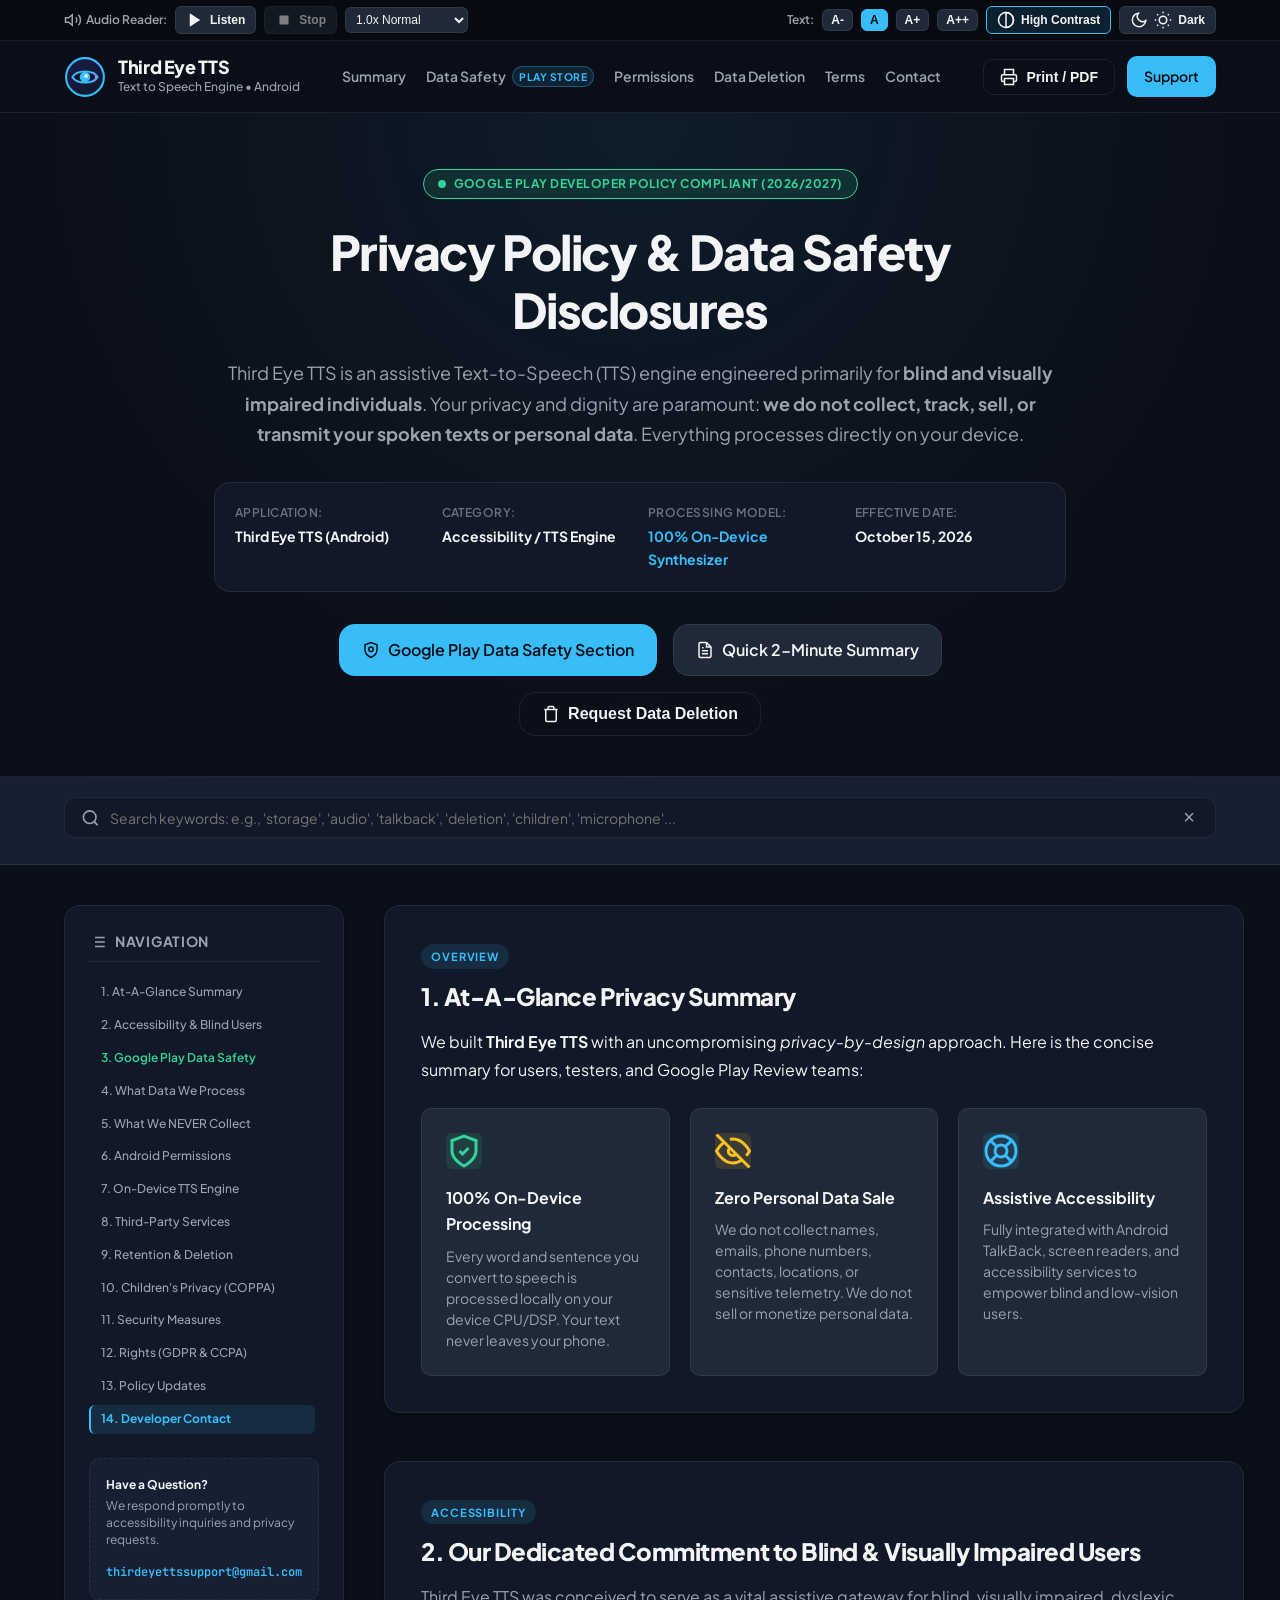
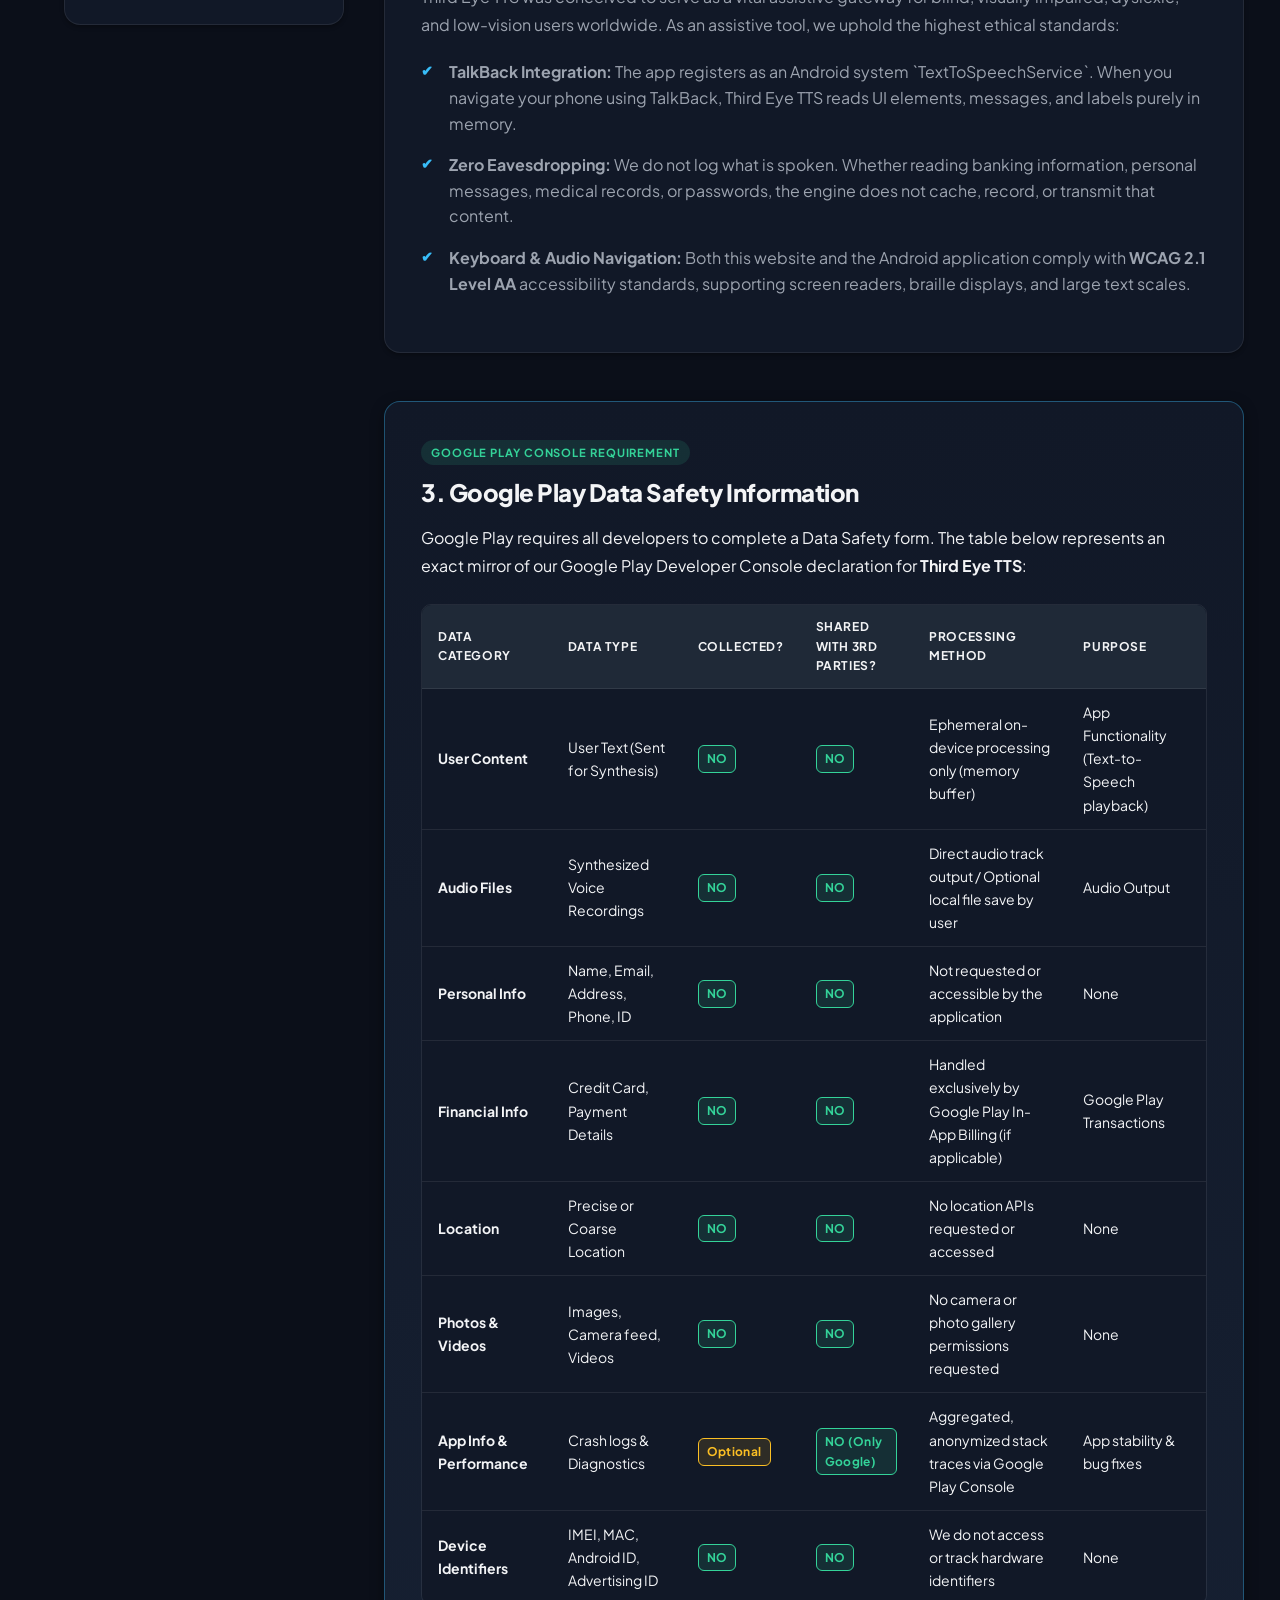
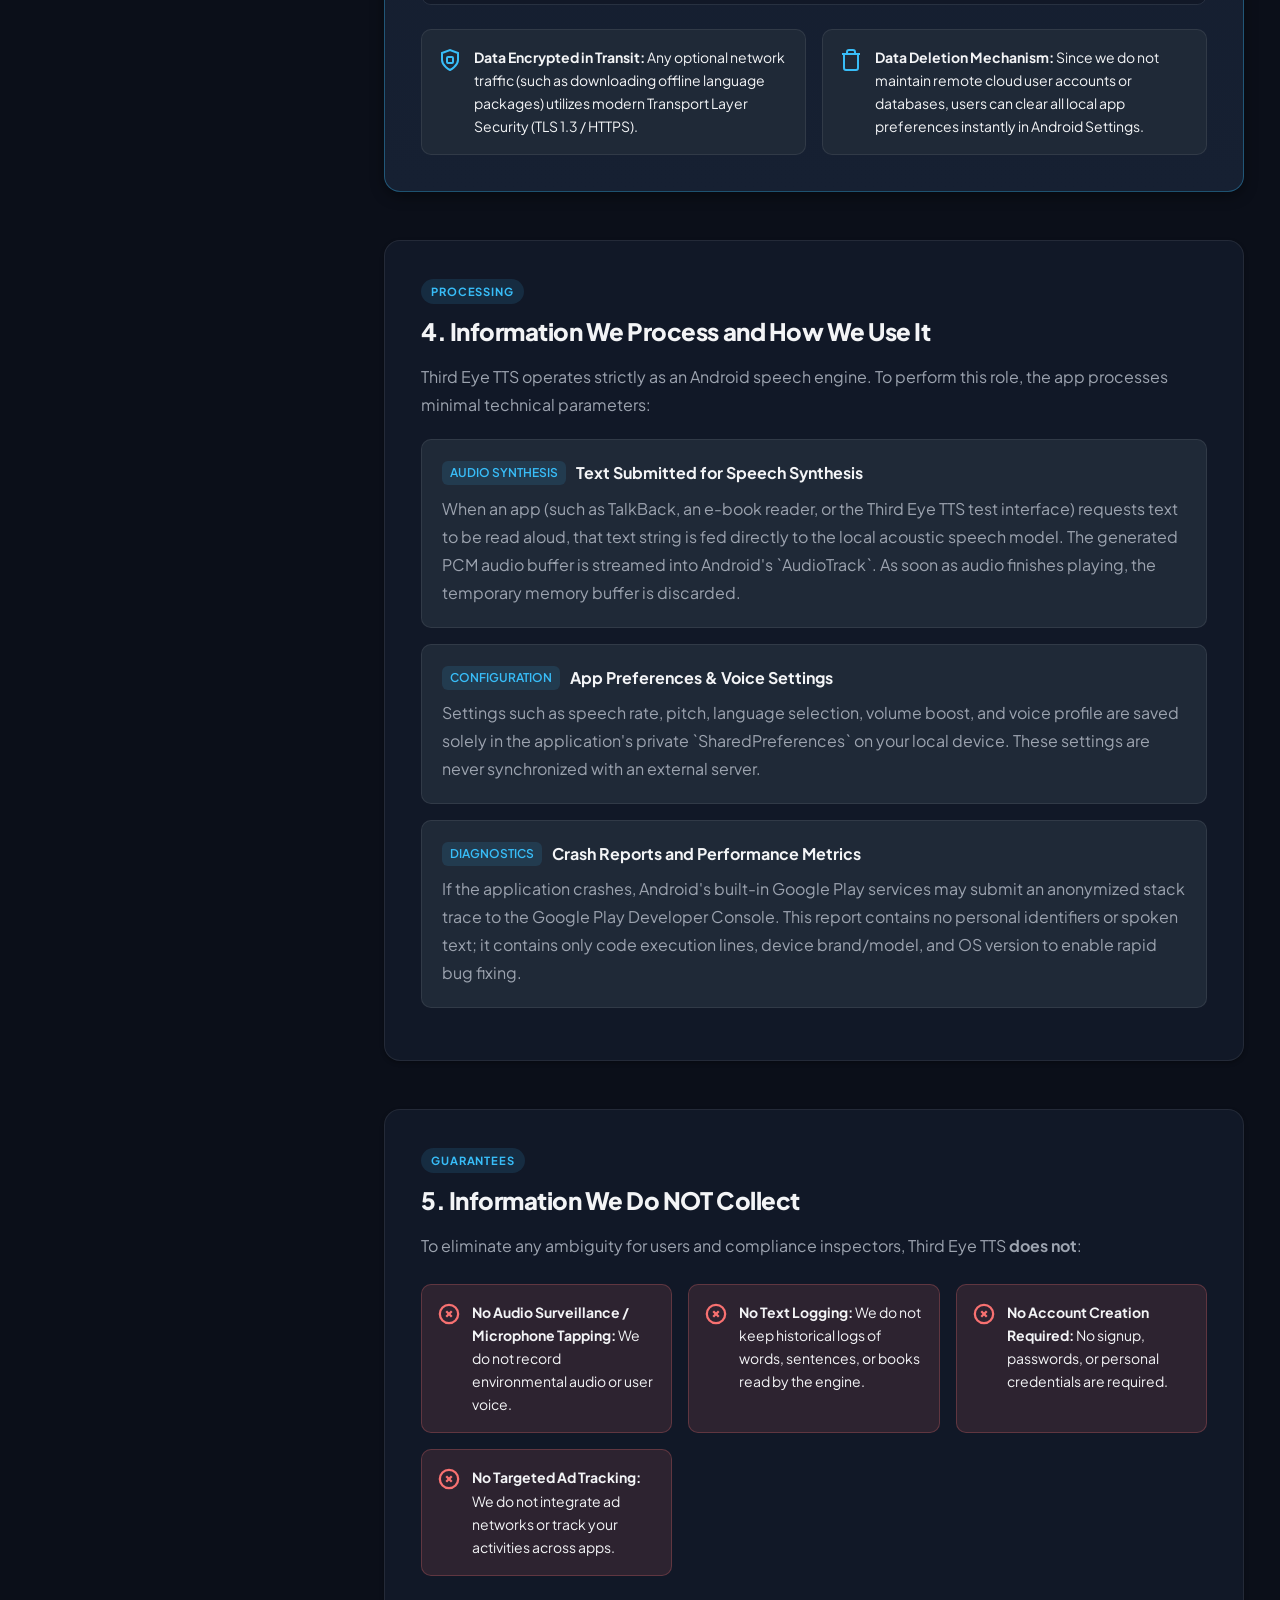
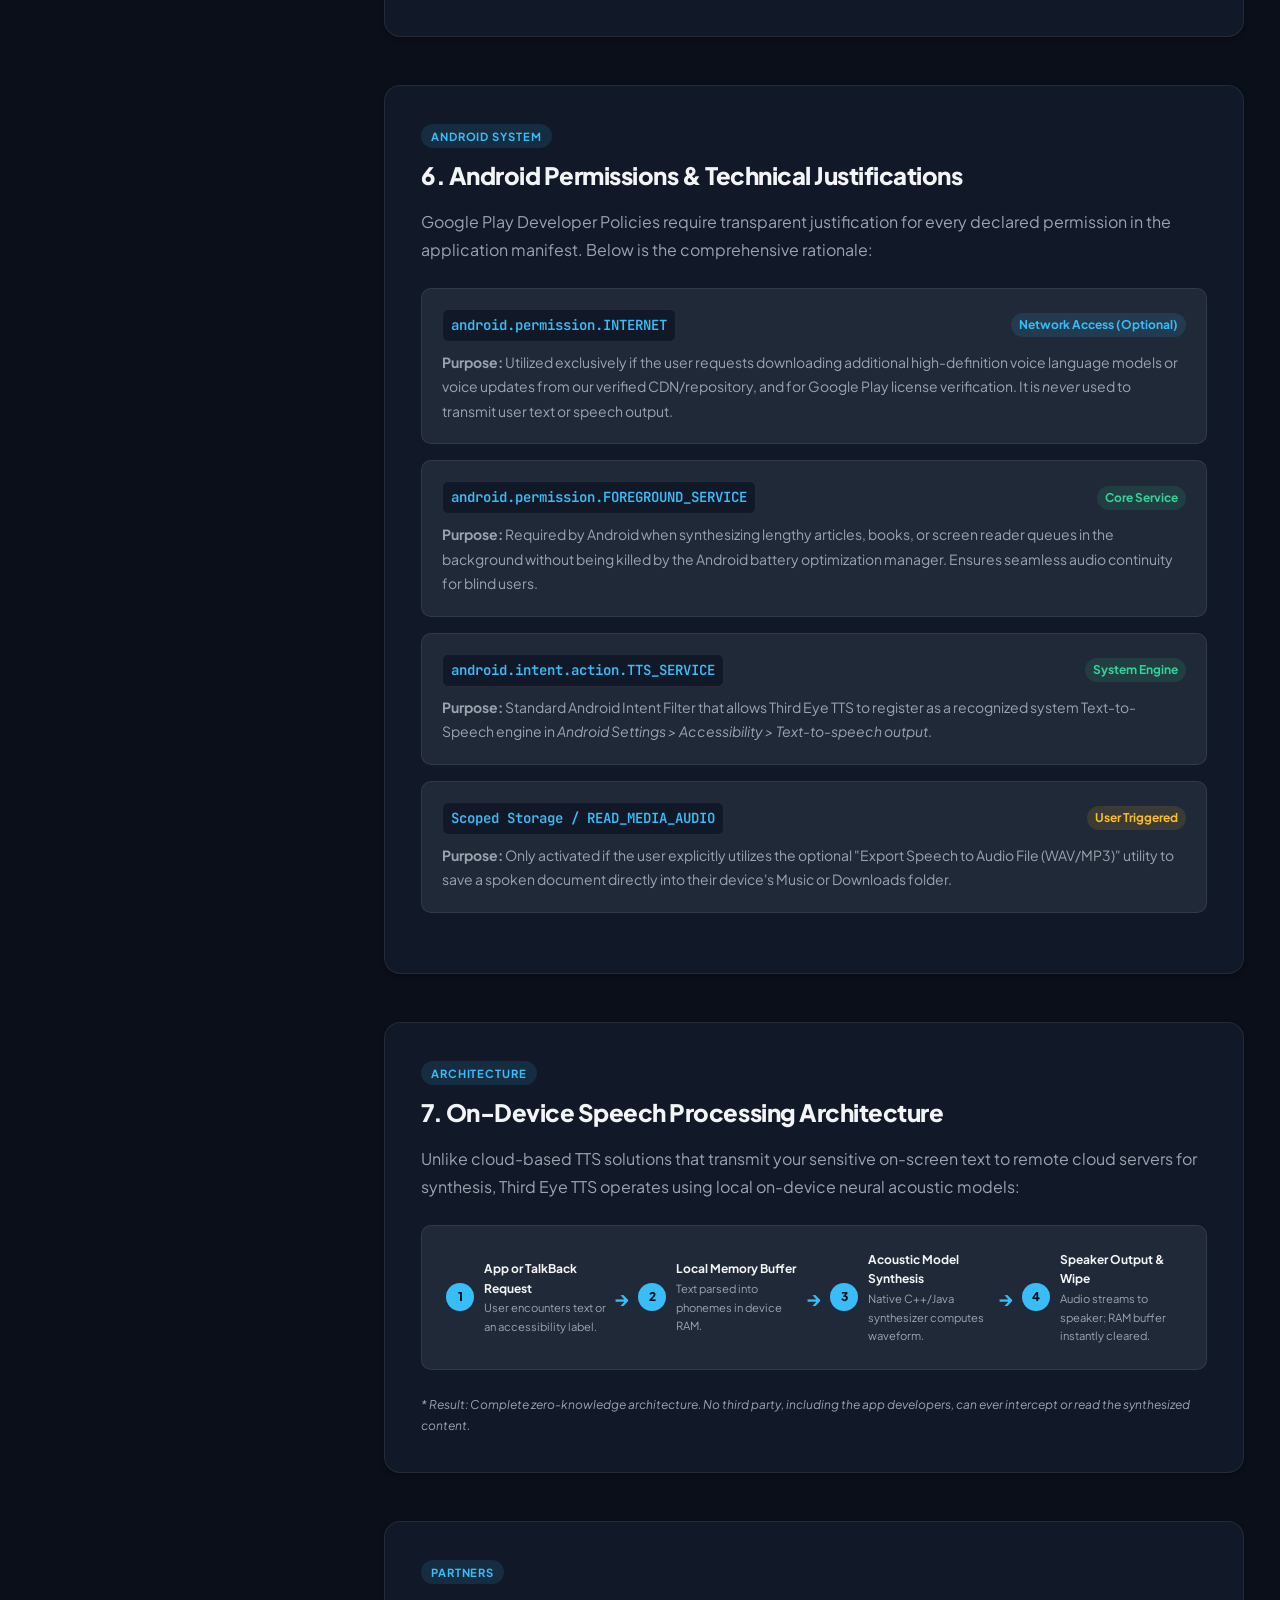
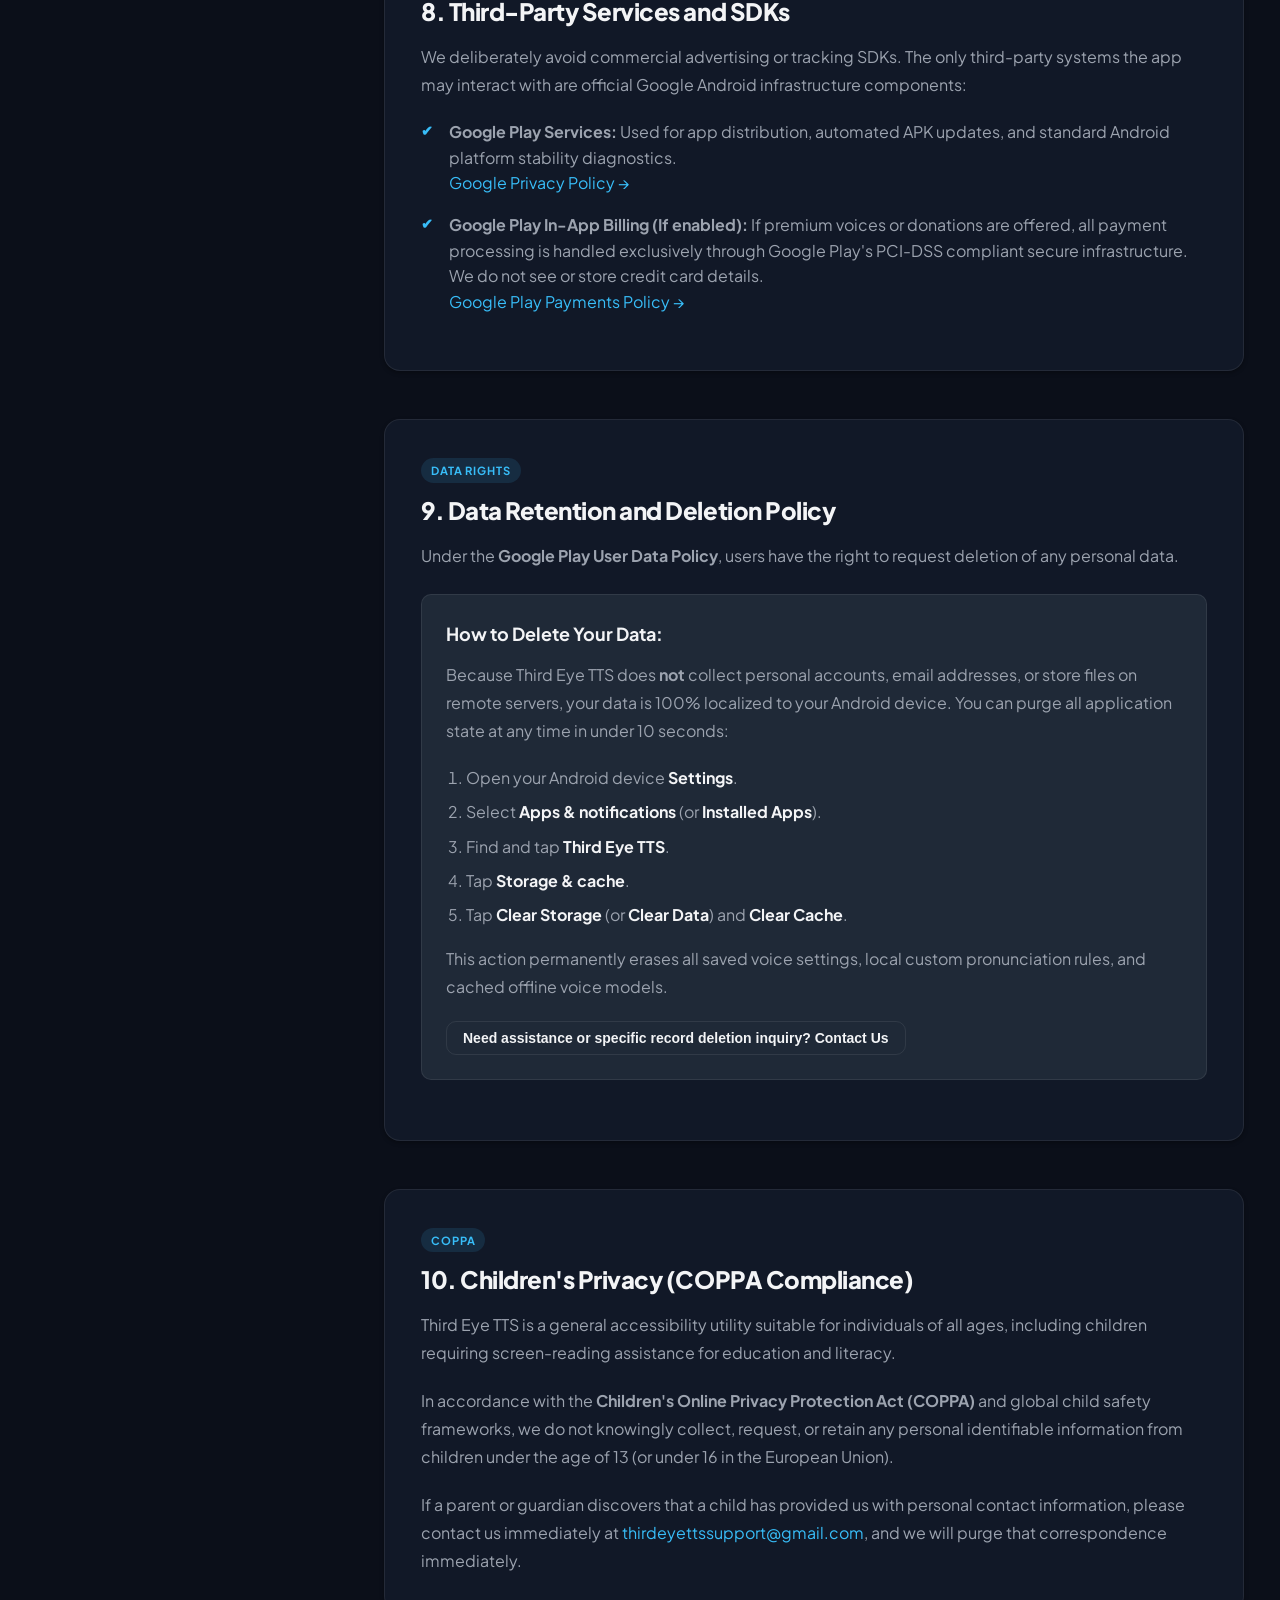
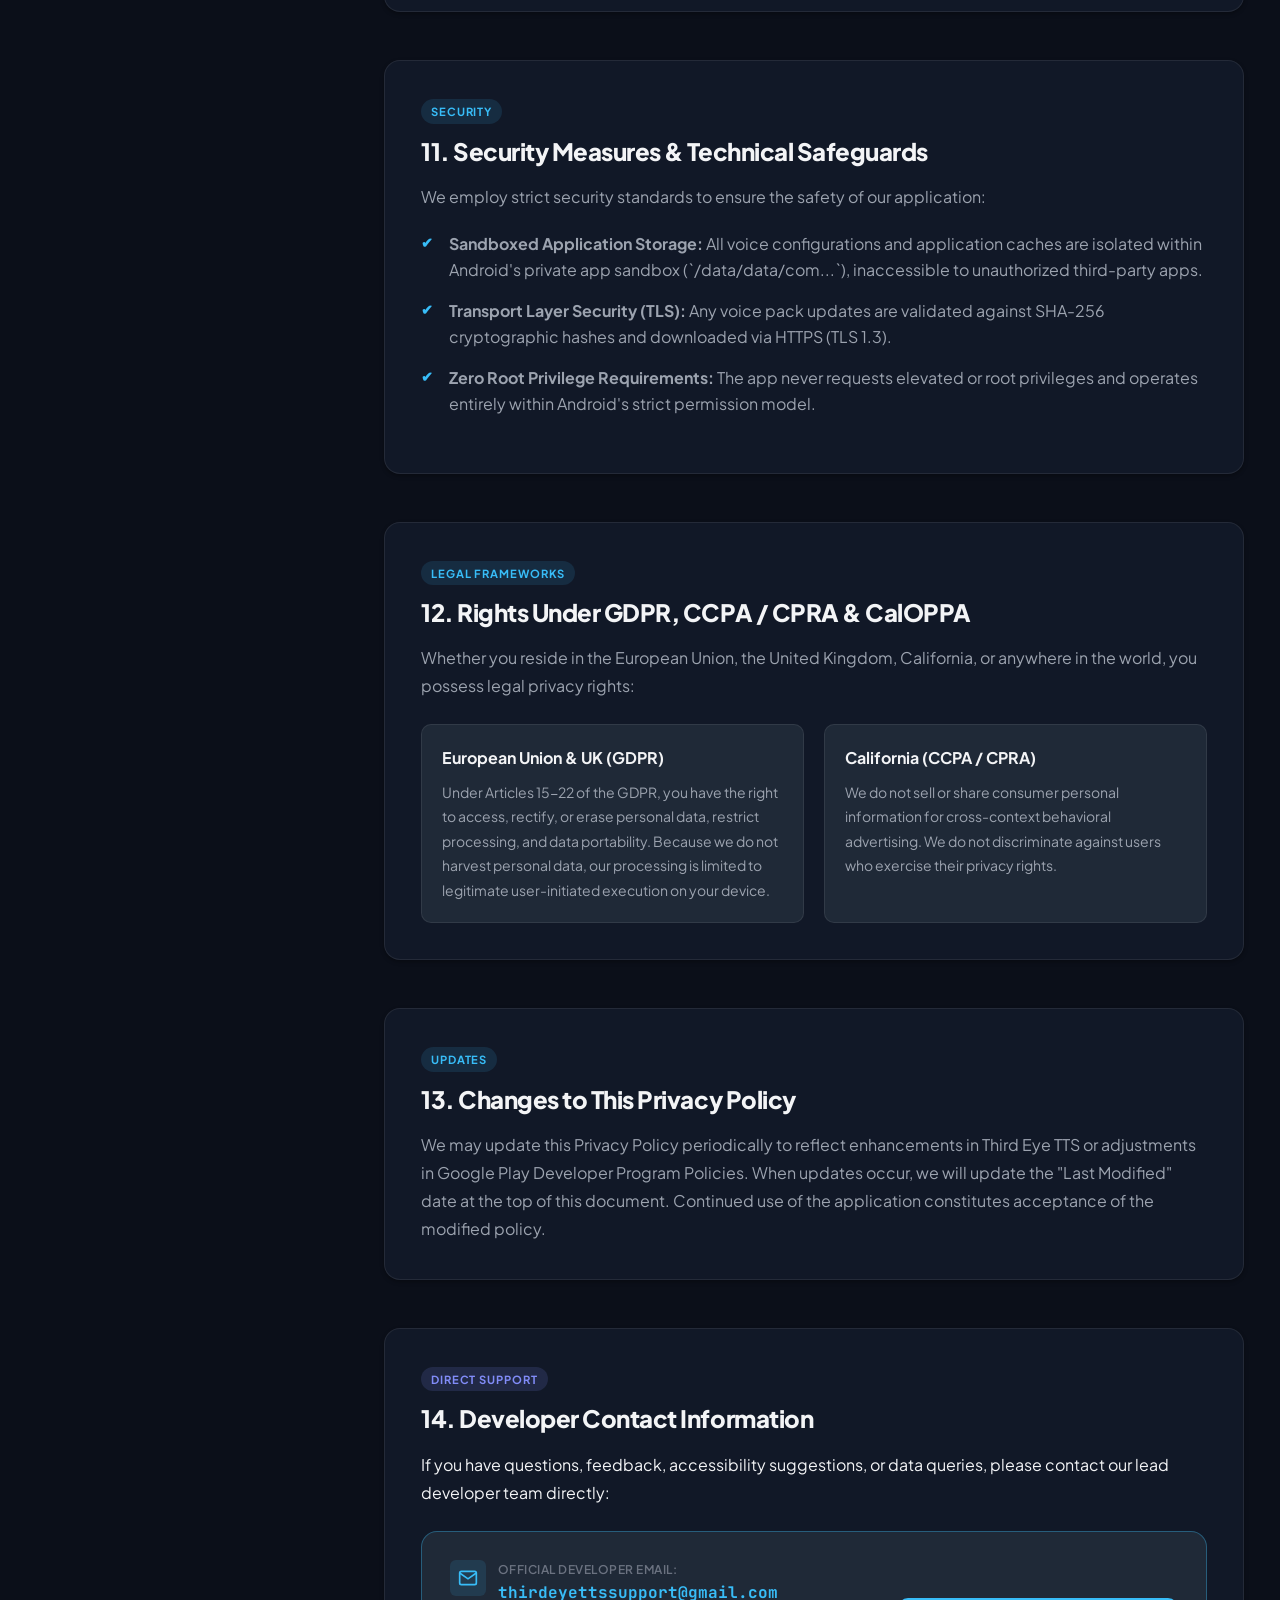
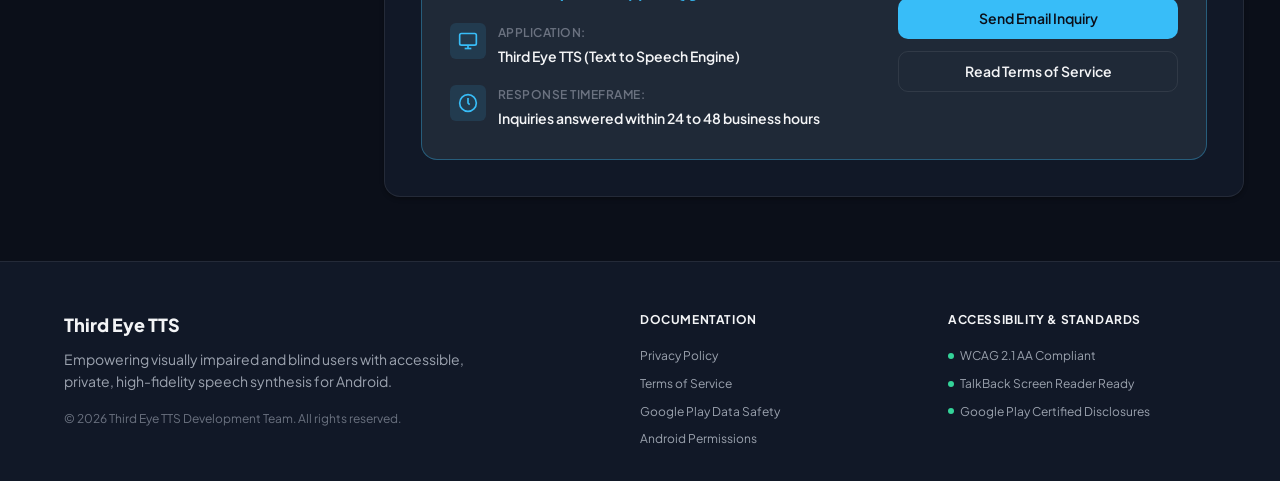
<file: index.html>
<!DOCTYPE html>
<html lang="en" data-theme="dark" data-contrast="normal" data-text-size="md">
<head>
  <meta charset="UTF-8">
  <meta name="viewport" content="width=device-width, initial-scale=1.0">
  <meta http-equiv="X-UA-Compatible" content="ie=edge">
  
  <!-- Primary Meta Tags -->
  <title>Privacy Policy | Third Eye TTS - Text to Speech Engine for Android</title>
  <meta name="title" content="Privacy Policy | Third Eye TTS - Text to Speech Engine for Android">
  <meta name="description" content="Official Privacy Policy and Data Safety information for Third Eye TTS - Text to Speech Engine for blind and visually impaired users on Google Play.">
  <meta name="keywords" content="Third Eye TTS, Privacy Policy, Text to Speech, Android TTS Engine, Accessibility, Blind, Visually Impaired, TalkBack, Google Play Data Safety">
  <meta name="author" content="Third Eye TTS Team">
  <meta name="robots" content="index, follow">
  <meta name="theme-color" content="#0d1117">

  <!-- Open Graph / Facebook -->
  <meta property="og:type" content="website">
  <meta property="og:title" content="Privacy Policy | Third Eye TTS Engine">
  <meta property="og:description" content="Clear, compliant, and accessible privacy policy for Third Eye TTS Android application. Designed with privacy-first on-device speech processing.">
  
  <!-- Twitter -->
  <meta property="twitter:card" content="summary_large_image">
  <meta property="twitter:title" content="Privacy Policy | Third Eye TTS Engine">
  <meta property="twitter:description" content="Third Eye TTS Privacy Policy & Data Safety Disclosures for Google Play Store compliance.">

  <!-- Fonts -->
  <link rel="preconnect" href="https://fonts.googleapis.com">
  <link rel="preconnect" href="https://fonts.gstatic.com" crossorigin>
  <link href="https://fonts.googleapis.com/css2?family=Plus+Jakarta+Sans:wght@300;400;500;600;700;800&family=JetBrains+Mono:wght@400;500&display=swap" rel="stylesheet">

  <link rel="icon" type="image/svg+xml" href="favicon.svg">
  <link rel="stylesheet" href="styles.css">

  <!-- Schema.org Structured Data -->
  <script type="application/ld+json">
  {
    "@context": "https://schema.org",
    "@type": "PrivacyPolicy",
    "name": "Third Eye TTS Privacy Policy",
    "headline": "Privacy Policy for Third Eye TTS Android Application",
    "description": "Comprehensive privacy disclosure, permissions explanation, and data safety compliance for Third Eye TTS.",
    "publisher": {
      "@type": "Organization",
      "name": "Third Eye TTS Development Team",
      "contactPoint": {
        "@type": "ContactPoint",
        "email": "thirdeyettssupport@gmail.com",
        "contactType": "Customer Support"
      }
    },
    "datePublished": "2024-01-01",
    "dateModified": "2026-10-15",
    "applicableCountry": "Global"
  }
  </script>
</head>
<body>
  <!-- Accessibility Skip Link -->
  <a href="#main-content" class="skip-link">Skip to main content</a>

  <!-- Accessibility Bar -->
  <div class="accessibility-bar" role="region" aria-label="Accessibility and Readability Controls">
    <div class="container a11y-inner">
      <div class="a11y-group speech-group">
        <span class="a11y-label">
          <svg class="icon" viewBox="0 0 24 24" fill="none" stroke="currentColor" stroke-width="2"><path d="M11 5L6 9H2v6h4l5 4V5z"/><path d="M15.54 8.46a5 5 0 0 1 0 7.07"/><path d="M19.07 4.93a10 10 0 0 1 0 14.14"/></svg>
          <span class="label-text">Audio Reader:</span>
        </span>
        <button id="tts-play-btn" class="a11y-btn" aria-label="Listen to Privacy Policy audio">
          <svg class="icon" viewBox="0 0 24 24" fill="currentColor"><polygon points="5 3 19 12 5 21 5 3"/></svg>
          <span>Listen</span>
        </button>
        <button id="tts-stop-btn" class="a11y-btn" aria-label="Stop audio reader" disabled>
          <svg class="icon" viewBox="0 0 24 24" fill="currentColor"><rect x="6" y="6" width="12" height="12"/></svg>
          <span>Stop</span>
        </button>
        <label for="tts-speed" class="sr-only">Playback Speed</label>
        <select id="tts-speed" class="a11y-select" aria-label="Audio reader speech rate">
          <option value="0.8">0.8x</option>
          <option value="1.0" selected>1.0x Normal</option>
          <option value="1.2">1.2x Fast</option>
          <option value="1.5">1.5x Voice Over</option>
          <option value="2.0">2.0x High Speed</option>
        </select>
      </div>

      <div class="a11y-group display-controls">
        <!-- Text Size -->
        <span class="a11y-label">Text:</span>
        <button class="size-btn" data-size="sm" aria-label="Small text size">A-</button>
        <button class="size-btn active" data-size="md" aria-label="Normal text size">A</button>
        <button class="size-btn" data-size="lg" aria-label="Large text size">A+</button>
        <button class="size-btn" data-size="xl" aria-label="Extra large text size">A++</button>

        <!-- High Contrast Mode (Special for low vision users) -->
        <button id="high-contrast-toggle" class="a11y-btn highlight" aria-pressed="false" aria-label="Toggle High Contrast Mode for low vision accessibility">
          <svg class="icon" viewBox="0 0 24 24" fill="none" stroke="currentColor" stroke-width="2"><circle cx="12" cy="12" r="10"/><path d="M12 2a10 10 0 0 1 10 10 10 10 0 0 1-10 10V2z"/></svg>
          <span id="contrast-text">High Contrast</span>
        </button>

        <!-- Theme Toggle -->
        <button id="theme-toggle" class="a11y-btn" aria-label="Toggle light or dark theme">
          <svg id="theme-icon-dark" class="icon" viewBox="0 0 24 24" fill="none" stroke="currentColor" stroke-width="2"><path d="M21 12.79A9 9 0 1 1 11.21 3 7 7 0 0 0 21 12.79z"/></svg>
          <svg id="theme-icon-light" class="icon hidden" viewBox="0 0 24 24" fill="none" stroke="currentColor" stroke-width="2"><circle cx="12" cy="12" r="5"/><line x1="12" y1="1" x2="12" y2="3"/><line x1="12" y1="21" x2="12" y2="23"/><line x1="4.22" y1="4.22" x2="5.64" y2="5.64"/><line x1="18.36" y1="18.36" x2="19.78" y2="19.78"/><line x1="1" y1="12" x2="3" y2="12"/><line x1="21" y1="12" x2="23" y2="12"/><line x1="4.22" y1="19.78" x2="5.64" y2="18.36"/><line x1="18.36" y1="5.64" x2="19.78" y2="4.22"/></svg>
          <span id="theme-text">Dark</span>
        </button>
      </div>
    </div>
  </div>

  <!-- Main Navigation Header -->
  <header class="site-header" role="banner">
    <div class="container header-inner">
      <div class="brand">
        <div class="brand-logo" aria-hidden="true">
          <svg viewBox="0 0 40 40" fill="none">
            <circle cx="20" cy="20" r="18" fill="url(#brand-grad)" stroke="#38bdf8" stroke-width="2"/>
            <path d="M8 20C12 13 28 13 32 20C28 27 12 27 8 20Z" fill="#0f172a" stroke="#38bdf8" stroke-width="2" stroke-linejoin="round"/>
            <circle cx="20" cy="20" r="5" fill="#38bdf8"/>
            <circle cx="21" cy="19" r="1.8" fill="#ffffff"/>
            <!-- Soundwaves for TTS -->
            <path d="M28 16C29.5 17.2 30.5 18.5 30.5 20C30.5 21.5 29.5 22.8 28 24" stroke="#818cf8" stroke-width="1.8" stroke-linecap="round"/>
            <defs>
              <linearGradient id="brand-grad" x1="0" y1="0" x2="40" y2="40" gradientUnits="userSpaceOnUse">
                <stop stop-color="#1e1b4b"/>
                <stop offset="1" stop-color="#0f172a"/>
              </linearGradient>
            </defs>
          </svg>
        </div>
        <div class="brand-text">
          <span class="brand-name">Third Eye TTS</span>
          <span class="brand-sub">Text to Speech Engine • Android</span>
        </div>
      </div>

      <nav class="nav-links" aria-label="Main Navigation">
        <a href="#summary" class="nav-link">Summary</a>
        <a href="#data-safety" class="nav-link badge-link">
          <span>Data Safety</span>
          <span class="nav-pill">Play Store</span>
        </a>
        <a href="#permissions" class="nav-link">Permissions</a>
        <a href="#retention" class="nav-link">Data Deletion</a>
        <a href="terms.html" class="nav-link">Terms</a>
        <a href="#contact" class="nav-link">Contact</a>
      </nav>

      <div class="header-actions">
        <button id="print-btn" class="btn btn-outline" aria-label="Print or save as PDF">
          <svg class="icon" viewBox="0 0 24 24" fill="none" stroke="currentColor" stroke-width="2"><polyline points="6 9 6 2 18 2 18 9"/><path d="M6 18H4a2 2 0 0 1-2-2v-5a2 2 0 0 1 2-2h16a2 2 0 0 1 2 2v5a2 2 0 0 1-2 2h-2"/><rect x="6" y="14" width="12" height="8"/></svg>
          <span class="action-text">Print / PDF</span>
        </button>
        <a href="#contact" class="btn btn-primary">
          <span>Support</span>
        </a>
      </div>
    </div>
  </header>

  <!-- Hero Banner -->
  <section class="hero-section" aria-labelledby="hero-title">
    <div class="container hero-inner">
      <div class="compliance-badge" role="status">
        <span class="pulse-dot" aria-hidden="true"></span>
        <span>Google Play Developer Policy Compliant (2026/2027)</span>
      </div>

      <h1 id="hero-title" class="hero-title">
        Privacy Policy &amp; Data Safety Disclosures
      </h1>

      <p class="hero-subtitle">
        Third Eye TTS is an assistive Text-to-Speech (TTS) engine engineered primarily for <strong>blind and visually impaired individuals</strong>. Your privacy and dignity are paramount: <strong>we do not collect, track, sell, or transmit your spoken texts or personal data</strong>. Everything processes directly on your device.
      </p>

      <div class="meta-card-grid">
        <div class="meta-item">
          <span class="meta-label">Application:</span>
          <strong class="meta-val">Third Eye TTS (Android)</strong>
        </div>
        <div class="meta-item">
          <span class="meta-label">Category:</span>
          <strong class="meta-val">Accessibility / TTS Engine</strong>
        </div>
        <div class="meta-item">
          <span class="meta-label">Processing Model:</span>
          <strong class="meta-val text-accent">100% On-Device Synthesizer</strong>
        </div>
        <div class="meta-item">
          <span class="meta-label">Effective Date:</span>
          <strong class="meta-val">October 15, 2026</strong>
        </div>
      </div>

      <!-- Quick Action Jump Buttons -->
      <div class="hero-cta-group">
        <a href="#data-safety" class="btn btn-primary btn-lg">
          <svg class="icon" viewBox="0 0 24 24" fill="none" stroke="currentColor" stroke-width="2"><path d="M12 22s8-4 8-10V5l-8-3-8 3v7c0 6 8 10 8 10z"/><circle cx="12" cy="11" r="3"/></svg>
          <span>Google Play Data Safety Section</span>
        </a>
        <a href="#summary" class="btn btn-secondary btn-lg">
          <svg class="icon" viewBox="0 0 24 24" fill="none" stroke="currentColor" stroke-width="2"><path d="M14 2H6a2 2 0 0 0-2 2v16a2 2 0 0 0 2 2h12a2 2 0 0 0 2-2V8z"/><polyline points="14 2 14 8 20 8"/><line x1="16" y1="13" x2="8" y2="13"/><line x1="16" y1="17" x2="8" y2="17"/><polyline points="10 9 9 9 8 9"/></svg>
          <span>Quick 2-Minute Summary</span>
        </a>
        <button id="modal-delete-trigger" class="btn btn-outline btn-lg" aria-haspopup="dialog">
          <svg class="icon" viewBox="0 0 24 24" fill="none" stroke="currentColor" stroke-width="2"><polyline points="3 6 5 6 21 6"/><path d="M19 6v14a2 2 0 0 1-2 2H7a2 2 0 0 1-2-2V6m3 0V4a2 2 0 0 1 2-2h4a2 2 0 0 1 2 2v2"/></svg>
          <span>Request Data Deletion</span>
        </button>
      </div>
    </div>
  </section>

  <!-- Interactive Policy Search Bar -->
  <div class="search-section" role="search" aria-label="Search Privacy Policy">
    <div class="container">
      <div class="search-box">
        <svg class="search-icon" viewBox="0 0 24 24" fill="none" stroke="currentColor" stroke-width="2" aria-hidden="true"><circle cx="11" cy="11" r="8"/><line x1="21" y1="21" x2="16.65" y2="16.65"/></svg>
        <input type="text" id="policy-search" placeholder="Search keywords: e.g., 'storage', 'audio', 'talkback', 'deletion', 'children', 'microphone'..." aria-label="Search within privacy policy">
        <button id="clear-search" class="clear-btn hidden" aria-label="Clear search query">&times;</button>
      </div>
      <div id="search-result-count" class="search-count" aria-live="polite"></div>
    </div>
  </div>

  <!-- Content Layout -->
  <div class="container main-layout">
    
    <!-- Table of Contents Sidebar -->
    <aside class="sidebar-toc" role="complementary" aria-label="Table of Contents">
      <div class="toc-sticky-card">
        <h2 class="toc-heading">
          <svg class="icon" viewBox="0 0 24 24" fill="none" stroke="currentColor" stroke-width="2"><line x1="8" y1="6" x2="21" y2="6"/><line x1="8" y1="12" x2="21" y2="12"/><line x1="8" y1="18" x2="21" y2="18"/><line x1="3" y1="6" x2="3.01" y2="6"/><line x1="3" y1="12" x2="3.01" y2="12"/><line x1="3" y1="18" x2="3.01" y2="18"/></svg>
          <span>Navigation</span>
        </h2>
        <nav class="toc-nav" id="toc-nav" aria-label="Policy Sections">
          <a href="#summary" class="toc-link active">1. At-A-Glance Summary</a>
          <a href="#accessibility-commitment" class="toc-link">2. Accessibility &amp; Blind Users</a>
          <a href="#data-safety" class="toc-link highlight-link">3. Google Play Data Safety</a>
          <a href="#data-collection" class="toc-link">4. What Data We Process</a>
          <a href="#data-not-collected" class="toc-link">5. What We NEVER Collect</a>
          <a href="#permissions" class="toc-link">6. Android Permissions</a>
          <a href="#on-device-architecture" class="toc-link">7. On-Device TTS Engine</a>
          <a href="#third-parties" class="toc-link">8. Third-Party Services</a>
          <a href="#retention" class="toc-link">9. Retention &amp; Deletion</a>
          <a href="#children" class="toc-link">10. Children's Privacy (COPPA)</a>
          <a href="#security" class="toc-link">11. Security Measures</a>
          <a href="#legal-rights" class="toc-link">12. Rights (GDPR &amp; CCPA)</a>
          <a href="#changes" class="toc-link">13. Policy Updates</a>
          <a href="#contact" class="toc-link">14. Developer Contact</a>
        </nav>

        <div class="toc-callout">
          <p class="callout-title">Have a Question?</p>
          <p class="callout-desc">We respond promptly to accessibility inquiries and privacy requests.</p>
          <a href="mailto:thirdeyettssupport@gmail.com" class="callout-email">thirdeyettssupport@gmail.com</a>
        </div>
      </div>
    </aside>

    <!-- Main Content Area -->
    <main id="main-content" class="content-body" role="main">

      <!-- SECTION 1: Summary -->
      <section id="summary" class="policy-section">
        <div class="section-tag">Overview</div>
        <h2>1. At-A-Glance Privacy Summary</h2>
        <p class="lead-text">
          We built <strong>Third Eye TTS</strong> with an uncompromising <em>privacy-by-design</em> approach. Here is the concise summary for users, testers, and Google Play Review teams:
        </p>

        <div class="grid-cards-3">
          <div class="highlight-card success-card">
            <div class="card-icon" aria-hidden="true">
              <svg viewBox="0 0 24 24" fill="none" stroke="currentColor" stroke-width="2"><path d="M12 22s8-4 8-10V5l-8-3-8 3v7c0 6 8 10 8 10z"/><path d="m9 12 2 2 4-4"/></svg>
            </div>
            <h3>100% On-Device Processing</h3>
            <p>Every word and sentence you convert to speech is processed locally on your device CPU/DSP. Your text never leaves your phone.</p>
          </div>

          <div class="highlight-card warning-card">
            <div class="card-icon" aria-hidden="true">
              <svg viewBox="0 0 24 24" fill="none" stroke="currentColor" stroke-width="2"><path d="M17.94 17.94A10.07 10.07 0 0 1 12 20c-7 0-11-8-11-8a18.45 18.45 0 0 1 5.06-5.94M9.9 4.24A9.12 9.12 0 0 1 12 4c7 0 11 8 11 8a18.5 18.5 0 0 1-2.16 3.19m-6.72-1.07a3 3 0 1 1-4.24-4.24"/><line x1="1" y1="1" x2="23" y2="23"/></svg>
            </div>
            <h3>Zero Personal Data Sale</h3>
            <p>We do not collect names, emails, phone numbers, contacts, locations, or sensitive telemetry. We do not sell or monetize personal data.</p>
          </div>

          <div class="highlight-card info-card">
            <div class="card-icon" aria-hidden="true">
              <svg viewBox="0 0 24 24" fill="none" stroke="currentColor" stroke-width="2"><circle cx="12" cy="12" r="10"/><path d="m4.93 4.93 4.24 4.24"/><path d="m14.83 9.17 4.24-4.24"/><path d="m14.83 14.83 4.24 4.24"/><path d="m9.17 14.83-4.24 4.24"/><circle cx="12" cy="12" r="4"/></svg>
            </div>
            <h3>Assistive Accessibility</h3>
            <p>Fully integrated with Android TalkBack, screen readers, and accessibility services to empower blind and low-vision users.</p>
          </div>
        </div>
      </section>

      <!-- SECTION 2: Accessibility & Blind Users Commitment -->
      <section id="accessibility-commitment" class="policy-section">
        <div class="section-tag">Accessibility</div>
        <h2>2. Our Dedicated Commitment to Blind &amp; Visually Impaired Users</h2>
        <p>
          Third Eye TTS was conceived to serve as a vital assistive gateway for blind, visually impaired, dyslexic, and low-vision users worldwide. As an assistive tool, we uphold the highest ethical standards:
        </p>
        <ul class="styled-list">
          <li><strong>TalkBack Integration:</strong> The app registers as an Android system `TextToSpeechService`. When you navigate your phone using TalkBack, Third Eye TTS reads UI elements, messages, and labels purely in memory.</li>
          <li><strong>Zero Eavesdropping:</strong> We do not log what is spoken. Whether reading banking information, personal messages, medical records, or passwords, the engine does not cache, record, or transmit that content.</li>
          <li><strong>Keyboard &amp; Audio Navigation:</strong> Both this website and the Android application comply with <strong>WCAG 2.1 Level AA</strong> accessibility standards, supporting screen readers, braille displays, and large text scales.</li>
        </ul>
      </section>

      <!-- SECTION 3: Google Play Data Safety Compliance -->
      <section id="data-safety" class="policy-section highlight-box">
        <div class="section-tag play-tag">Google Play Console Requirement</div>
        <h2>3. Google Play Data Safety Information</h2>
        <p class="lead-text">
          Google Play requires all developers to complete a Data Safety form. The table below represents an exact mirror of our Google Play Developer Console declaration for <strong>Third Eye TTS</strong>:
        </p>

        <div class="table-responsive">
          <table class="data-table" aria-label="Google Play Data Safety Breakdown">
            <thead>
              <tr>
                <th scope="col">Data Category</th>
                <th scope="col">Data Type</th>
                <th scope="col">Collected?</th>
                <th scope="col">Shared with 3rd Parties?</th>
                <th scope="col">Processing Method</th>
                <th scope="col">Purpose</th>
              </tr>
            </thead>
            <tbody>
              <tr>
                <td><strong>User Content</strong></td>
                <td>User Text (Sent for Synthesis)</td>
                <td><span class="badge badge-no">NO</span></td>
                <td><span class="badge badge-no">NO</span></td>
                <td>Ephemeral on-device processing only (memory buffer)</td>
                <td>App Functionality (Text-to-Speech playback)</td>
              </tr>
              <tr>
                <td><strong>Audio Files</strong></td>
                <td>Synthesized Voice Recordings</td>
                <td><span class="badge badge-no">NO</span></td>
                <td><span class="badge badge-no">NO</span></td>
                <td>Direct audio track output / Optional local file save by user</td>
                <td>Audio Output</td>
              </tr>
              <tr>
                <td><strong>Personal Info</strong></td>
                <td>Name, Email, Address, Phone, ID</td>
                <td><span class="badge badge-no">NO</span></td>
                <td><span class="badge badge-no">NO</span></td>
                <td>Not requested or accessible by the application</td>
                <td>None</td>
              </tr>
              <tr>
                <td><strong>Financial Info</strong></td>
                <td>Credit Card, Payment Details</td>
                <td><span class="badge badge-no">NO</span></td>
                <td><span class="badge badge-no">NO</span></td>
                <td>Handled exclusively by Google Play In-App Billing (if applicable)</td>
                <td>Google Play Transactions</td>
              </tr>
              <tr>
                <td><strong>Location</strong></td>
                <td>Precise or Coarse Location</td>
                <td><span class="badge badge-no">NO</span></td>
                <td><span class="badge badge-no">NO</span></td>
                <td>No location APIs requested or accessed</td>
                <td>None</td>
              </tr>
              <tr>
                <td><strong>Photos &amp; Videos</strong></td>
                <td>Images, Camera feed, Videos</td>
                <td><span class="badge badge-no">NO</span></td>
                <td><span class="badge badge-no">NO</span></td>
                <td>No camera or photo gallery permissions requested</td>
                <td>None</td>
              </tr>
              <tr>
                <td><strong>App Info &amp; Performance</strong></td>
                <td>Crash logs &amp; Diagnostics</td>
                <td><span class="badge badge-yes">Optional</span></td>
                <td><span class="badge badge-no">NO (Only Google)</span></td>
                <td>Aggregated, anonymized stack traces via Google Play Console</td>
                <td>App stability &amp; bug fixes</td>
              </tr>
              <tr>
                <td><strong>Device Identifiers</strong></td>
                <td>IMEI, MAC, Android ID, Advertising ID</td>
                <td><span class="badge badge-no">NO</span></td>
                <td><span class="badge badge-no">NO</span></td>
                <td>We do not access or track hardware identifiers</td>
                <td>None</td>
              </tr>
            </tbody>
          </table>
        </div>

        <div class="security-highlights">
          <div class="sec-item">
            <svg class="sec-icon" viewBox="0 0 24 24" fill="none" stroke="currentColor" stroke-width="2"><path d="M12 22s8-4 8-10V5l-8-3-8 3v7c0 6 8 10 8 10z"/><rect x="9" y="9" width="6" height="6" rx="1"/></svg>
            <div>
              <strong>Data Encrypted in Transit:</strong> Any optional network traffic (such as downloading offline language packages) utilizes modern Transport Layer Security (TLS 1.3 / HTTPS).
            </div>
          </div>
          <div class="sec-item">
            <svg class="sec-icon" viewBox="0 0 24 24" fill="none" stroke="currentColor" stroke-width="2"><polyline points="3 6 5 6 21 6"/><path d="M19 6v14a2 2 0 0 1-2 2H7a2 2 0 0 1-2-2V6m3 0V4a2 2 0 0 1 2-2h4a2 2 0 0 1 2 2v2"/></svg>
            <div>
              <strong>Data Deletion Mechanism:</strong> Since we do not maintain remote cloud user accounts or databases, users can clear all local app preferences instantly in Android Settings.
            </div>
          </div>
        </div>
      </section>

      <!-- SECTION 4: Data Processed -->
      <section id="data-collection" class="policy-section">
        <div class="section-tag">Processing</div>
        <h2>4. Information We Process and How We Use It</h2>
        <p>
          Third Eye TTS operates strictly as an Android speech engine. To perform this role, the app processes minimal technical parameters:
        </p>

        <div class="accordion-item">
          <h3 class="accordion-title">
            <span class="tag-badge">Audio Synthesis</span>
            <span>Text Submitted for Speech Synthesis</span>
          </h3>
          <p>
            When an app (such as TalkBack, an e-book reader, or the Third Eye TTS test interface) requests text to be read aloud, that text string is fed directly to the local acoustic speech model. The generated PCM audio buffer is streamed into Android's `AudioTrack`. As soon as audio finishes playing, the temporary memory buffer is discarded.
          </p>
        </div>

        <div class="accordion-item">
          <h3 class="accordion-title">
            <span class="tag-badge">Configuration</span>
            <span>App Preferences &amp; Voice Settings</span>
          </h3>
          <p>
            Settings such as speech rate, pitch, language selection, volume boost, and voice profile are saved solely in the application's private `SharedPreferences` on your local device. These settings are never synchronized with an external server.
          </p>
        </div>

        <div class="accordion-item">
          <h3 class="accordion-title">
            <span class="tag-badge">Diagnostics</span>
            <span>Crash Reports and Performance Metrics</span>
          </h3>
          <p>
            If the application crashes, Android's built-in Google Play services may submit an anonymized stack trace to the Google Play Developer Console. This report contains no personal identifiers or spoken text; it contains only code execution lines, device brand/model, and OS version to enable rapid bug fixing.
          </p>
        </div>
      </section>

      <!-- SECTION 5: Data We NEVER Collect -->
      <section id="data-not-collected" class="policy-section">
        <div class="section-tag">Guarantees</div>
        <h2>5. Information We Do NOT Collect</h2>
        <p>To eliminate any ambiguity for users and compliance inspectors, Third Eye TTS <strong>does not</strong>:</p>
        <div class="bullet-grid">
          <div class="bullet-box">
            <svg class="bullet-x" viewBox="0 0 24 24" fill="none" stroke="currentColor" stroke-width="2.5"><circle cx="12" cy="12" r="10"/><line x1="15" y1="9" x2="9" y2="15"/><line x1="9" y1="9" x2="15" y2="15"/></svg>
            <div>
              <strong>No Audio Surveillance / Microphone Tapping:</strong> We do not record environmental audio or user voice.
            </div>
          </div>
          <div class="bullet-box">
            <svg class="bullet-x" viewBox="0 0 24 24" fill="none" stroke="currentColor" stroke-width="2.5"><circle cx="12" cy="12" r="10"/><line x1="15" y1="9" x2="9" y2="15"/><line x1="9" y1="9" x2="15" y2="15"/></svg>
            <div>
              <strong>No Text Logging:</strong> We do not keep historical logs of words, sentences, or books read by the engine.
            </div>
          </div>
          <div class="bullet-box">
            <svg class="bullet-x" viewBox="0 0 24 24" fill="none" stroke="currentColor" stroke-width="2.5"><circle cx="12" cy="12" r="10"/><line x1="15" y1="9" x2="9" y2="15"/><line x1="9" y1="9" x2="15" y2="15"/></svg>
            <div>
              <strong>No Account Creation Required:</strong> No signup, passwords, or personal credentials are required.
            </div>
          </div>
          <div class="bullet-box">
            <svg class="bullet-x" viewBox="0 0 24 24" fill="none" stroke="currentColor" stroke-width="2.5"><circle cx="12" cy="12" r="10"/><line x1="15" y1="9" x2="9" y2="15"/><line x1="9" y1="9" x2="15" y2="15"/></svg>
            <div>
              <strong>No Targeted Ad Tracking:</strong> We do not integrate ad networks or track your activities across apps.
            </div>
          </div>
        </div>
      </section>

      <!-- SECTION 6: Android Permissions -->
      <section id="permissions" class="policy-section">
        <div class="section-tag">Android System</div>
        <h2>6. Android Permissions &amp; Technical Justifications</h2>
        <p>
          Google Play Developer Policies require transparent justification for every declared permission in the application manifest. Below is the comprehensive rationale:
        </p>

        <div class="permissions-card-list">
          <div class="perm-card">
            <div class="perm-header">
              <span class="perm-name">android.permission.INTERNET</span>
              <span class="perm-status optional">Network Access (Optional)</span>
            </div>
            <p class="perm-desc">
              <strong>Purpose:</strong> Utilized exclusively if the user requests downloading additional high-definition voice language models or voice updates from our verified CDN/repository, and for Google Play license verification. It is <em>never</em> used to transmit user text or speech output.
            </p>
          </div>

          <div class="perm-card">
            <div class="perm-header">
              <span class="perm-name">android.permission.FOREGROUND_SERVICE</span>
              <span class="perm-status essential">Core Service</span>
            </div>
            <p class="perm-desc">
              <strong>Purpose:</strong> Required by Android when synthesizing lengthy articles, books, or screen reader queues in the background without being killed by the Android battery optimization manager. Ensures seamless audio continuity for blind users.
            </p>
          </div>

          <div class="perm-card">
            <div class="perm-header">
              <span class="perm-name">android.intent.action.TTS_SERVICE</span>
              <span class="perm-status essential">System Engine</span>
            </div>
            <p class="perm-desc">
              <strong>Purpose:</strong> Standard Android Intent Filter that allows Third Eye TTS to register as a recognized system Text-to-Speech engine in <em>Android Settings &gt; Accessibility &gt; Text-to-speech output</em>.
            </p>
          </div>

          <div class="perm-card">
            <div class="perm-header">
              <span class="perm-name">Scoped Storage / READ_MEDIA_AUDIO</span>
              <span class="perm-status user-invoked">User Triggered</span>
            </div>
            <p class="perm-desc">
              <strong>Purpose:</strong> Only activated if the user explicitly utilizes the optional "Export Speech to Audio File (WAV/MP3)" utility to save a spoken document directly into their device's Music or Downloads folder.
            </p>
          </div>
        </div>
      </section>

      <!-- SECTION 7: On-Device TTS Architecture -->
      <section id="on-device-architecture" class="policy-section">
        <div class="section-tag">Architecture</div>
        <h2>7. On-Device Speech Processing Architecture</h2>
        <p>
          Unlike cloud-based TTS solutions that transmit your sensitive on-screen text to remote cloud servers for synthesis, Third Eye TTS operates using local on-device neural acoustic models:
        </p>

        <div class="pipeline-card">
          <div class="pipeline-step">
            <div class="step-num">1</div>
            <div class="step-content">
              <strong>App or TalkBack Request</strong>
              <span>User encounters text or an accessibility label.</span>
            </div>
          </div>
          <div class="pipeline-arrow">&rarr;</div>
          <div class="pipeline-step">
            <div class="step-num">2</div>
            <div class="step-content">
              <strong>Local Memory Buffer</strong>
              <span>Text parsed into phonemes in device RAM.</span>
            </div>
          </div>
          <div class="pipeline-arrow">&rarr;</div>
          <div class="pipeline-step">
            <div class="step-num">3</div>
            <div class="step-content">
              <strong>Acoustic Model Synthesis</strong>
              <span>Native C++/Java synthesizer computes waveform.</span>
            </div>
          </div>
          <div class="pipeline-arrow">&rarr;</div>
          <div class="pipeline-step">
            <div class="step-num">4</div>
            <div class="step-content">
              <strong>Speaker Output &amp; Wipe</strong>
              <span>Audio streams to speaker; RAM buffer instantly cleared.</span>
            </div>
          </div>
        </div>
        <p class="footnote">
          * Result: Complete zero-knowledge architecture. No third party, including the app developers, can ever intercept or read the synthesized content.
        </p>
      </section>

      <!-- SECTION 8: Third-Party Services -->
      <section id="third-parties" class="policy-section">
        <div class="section-tag">Partners</div>
        <h2>8. Third-Party Services and SDKs</h2>
        <p>
          We deliberately avoid commercial advertising or tracking SDKs. The only third-party systems the app may interact with are official Google Android infrastructure components:
        </p>
        <ul class="styled-list">
          <li>
            <strong>Google Play Services:</strong> Used for app distribution, automated APK updates, and standard Android platform stability diagnostics.
            <br>
            <a href="https://policies.google.com/privacy" target="_blank" rel="noopener noreferrer" class="external-link">
              Google Privacy Policy &rarr;
            </a>
          </li>
          <li>
            <strong>Google Play In-App Billing (If enabled):</strong> If premium voices or donations are offered, all payment processing is handled exclusively through Google Play's PCI-DSS compliant secure infrastructure. We do not see or store credit card details.
            <br>
            <a href="https://play.google.com/about/monetization-ads/" target="_blank" rel="noopener noreferrer" class="external-link">
              Google Play Payments Policy &rarr;
            </a>
          </li>
        </ul>
      </section>

      <!-- SECTION 9: Retention and Deletion -->
      <section id="retention" class="policy-section">
        <div class="section-tag">Data Rights</div>
        <h2>9. Data Retention and Deletion Policy</h2>
        <p>
          Under the <strong>Google Play User Data Policy</strong>, users have the right to request deletion of any personal data.
        </p>
        <div class="retention-info-card">
          <h3>How to Delete Your Data:</h3>
          <p>
            Because Third Eye TTS does <strong>not</strong> collect personal accounts, email addresses, or store files on remote servers, your data is 100% localized to your Android device. You can purge all application state at any time in under 10 seconds:
          </p>
          <ol class="step-list">
            <li>Open your Android device <strong>Settings</strong>.</li>
            <li>Select <strong>Apps &amp; notifications</strong> (or <strong>Installed Apps</strong>).</li>
            <li>Find and tap <strong>Third Eye TTS</strong>.</li>
            <li>Tap <strong>Storage &amp; cache</strong>.</li>
            <li>Tap <strong>Clear Storage</strong> (or <strong>Clear Data</strong>) and <strong>Clear Cache</strong>.</li>
          </ol>
          <p>
            This action permanently erases all saved voice settings, local custom pronunciation rules, and cached offline voice models.
          </p>
          <div class="deletion-btn-wrap">
            <button class="btn btn-outline" id="open-email-modal">
              Need assistance or specific record deletion inquiry? Contact Us
            </button>
          </div>
        </div>
      </section>

      <!-- SECTION 10: Children's Privacy -->
      <section id="children" class="policy-section">
        <div class="section-tag">COPPA</div>
        <h2>10. Children's Privacy (COPPA Compliance)</h2>
        <p>
          Third Eye TTS is a general accessibility utility suitable for individuals of all ages, including children requiring screen-reading assistance for education and literacy.
        </p>
        <p>
          In accordance with the <strong>Children's Online Privacy Protection Act (COPPA)</strong> and global child safety frameworks, we do not knowingly collect, request, or retain any personal identifiable information from children under the age of 13 (or under 16 in the European Union).
        </p>
        <p>
          If a parent or guardian discovers that a child has provided us with personal contact information, please contact us immediately at <a href="mailto:thirdeyettssupport@gmail.com">thirdeyettssupport@gmail.com</a>, and we will purge that correspondence immediately.
        </p>
      </section>

      <!-- SECTION 11: Security Measures -->
      <section id="security" class="policy-section">
        <div class="section-tag">Security</div>
        <h2>11. Security Measures &amp; Technical Safeguards</h2>
        <p>
          We employ strict security standards to ensure the safety of our application:
        </p>
        <ul class="styled-list">
          <li><strong>Sandboxed Application Storage:</strong> All voice configurations and application caches are isolated within Android's private app sandbox (`/data/data/com...`), inaccessible to unauthorized third-party apps.</li>
          <li><strong>Transport Layer Security (TLS):</strong> Any voice pack updates are validated against SHA-256 cryptographic hashes and downloaded via HTTPS (TLS 1.3).</li>
          <li><strong>Zero Root Privilege Requirements:</strong> The app never requests elevated or root privileges and operates entirely within Android's strict permission model.</li>
        </ul>
      </section>

      <!-- SECTION 12: Legal Rights -->
      <section id="legal-rights" class="policy-section">
        <div class="section-tag">Legal Frameworks</div>
        <h2>12. Rights Under GDPR, CCPA / CPRA &amp; CalOPPA</h2>
        <p>
          Whether you reside in the European Union, the United Kingdom, California, or anywhere in the world, you possess legal privacy rights:
        </p>
        <div class="grid-cards-2">
          <div class="legal-card">
            <h3>European Union &amp; UK (GDPR)</h3>
            <p>
              Under Articles 15-22 of the GDPR, you have the right to access, rectify, or erase personal data, restrict processing, and data portability. Because we do not harvest personal data, our processing is limited to legitimate user-initiated execution on your device.
            </p>
          </div>
          <div class="legal-card">
            <h3>California (CCPA / CPRA)</h3>
            <p>
              We do not sell or share consumer personal information for cross-context behavioral advertising. We do not discriminate against users who exercise their privacy rights.
            </p>
          </div>
        </div>
      </section>

      <!-- SECTION 13: Policy Changes -->
      <section id="changes" class="policy-section">
        <div class="section-tag">Updates</div>
        <h2>13. Changes to This Privacy Policy</h2>
        <p>
          We may update this Privacy Policy periodically to reflect enhancements in Third Eye TTS or adjustments in Google Play Developer Program Policies. When updates occur, we will update the "Last Modified" date at the top of this document. Continued use of the application constitutes acceptance of the modified policy.
        </p>
      </section>

      <!-- SECTION 14: Developer Contact -->
      <section id="contact" class="policy-section highlight-contact">
        <div class="section-tag contact-tag">Direct Support</div>
        <h2>14. Developer Contact Information</h2>
        <p class="lead-text">
          If you have questions, feedback, accessibility suggestions, or data queries, please contact our lead developer team directly:
        </p>

        <div class="contact-card">
          <div class="contact-details">
            <div class="contact-row">
              <span class="contact-icon" aria-hidden="true">
                <svg viewBox="0 0 24 24" fill="none" stroke="currentColor" stroke-width="2"><path d="M4 4h16c1.1 0 2 .9 2 2v12c0 1.1-.9 2-2 2H4c-1.1 0-2-.9-2-2V6c0-1.1.9-2 2-2z"/><polyline points="22,6 12,13 2,6"/></svg>
              </span>
              <div>
                <span class="contact-title">Official Developer Email:</span>
                <a href="mailto:thirdeyettssupport@gmail.com" class="contact-link">thirdeyettssupport@gmail.com</a>
              </div>
            </div>

            <div class="contact-row">
              <span class="contact-icon" aria-hidden="true">
                <svg viewBox="0 0 24 24" fill="none" stroke="currentColor" stroke-width="2"><rect x="2" y="3" width="20" height="14" rx="2" ry="2"/><line x1="8" y1="21" x2="16" y2="21"/><line x1="12" y1="17" x2="12" y2="21"/></svg>
              </span>
              <div>
                <span class="contact-title">Application:</span>
                <span class="contact-text">Third Eye TTS (Text to Speech Engine)</span>
              </div>
            </div>

            <div class="contact-row">
              <span class="contact-icon" aria-hidden="true">
                <svg viewBox="0 0 24 24" fill="none" stroke="currentColor" stroke-width="2"><circle cx="12" cy="12" r="10"/><polyline points="12 6 12 12 14 14"/></svg>
              </span>
              <div>
                <span class="contact-title">Response Timeframe:</span>
                <span class="contact-text">Inquiries answered within 24 to 48 business hours</span>
              </div>
            </div>
          </div>

          <div class="contact-action-box">
            <a href="mailto:thirdeyettssupport@gmail.com?subject=Third%20Eye%20TTS%20Privacy%20Inquiry" class="btn btn-primary btn-block">
              Send Email Inquiry
            </a>
            <a href="terms.html" class="btn btn-outline btn-block">
              Read Terms of Service
            </a>
          </div>
        </div>
      </section>

    </main>
  </div>

  <!-- Data Deletion Request Modal -->
  <div id="deletion-modal" class="modal" role="dialog" aria-modal="true" aria-labelledby="modal-title" hidden>
    <div class="modal-backdrop" id="modal-backdrop"></div>
    <div class="modal-dialog">
      <div class="modal-header">
        <h3 id="modal-title">Request Data Deletion</h3>
        <button id="modal-close-btn" class="modal-close" aria-label="Close dialog">&times;</button>
      </div>
      <div class="modal-body">
        <p>
          Because <strong>Third Eye TTS</strong> operates without remote user accounts, all your application data is stored exclusively on your device.
        </p>
        <div class="modal-alert">
          <strong>Instant Deletion:</strong> You do not need to wait for us. You can clear all data instantly via <em>Android Settings &gt; Apps &gt; Third Eye TTS &gt; Storage &gt; Clear Storage</em>.
        </div>
        <p>
          If you have previously contacted us via email and want your support emails deleted from our inbox, you may submit a formal request below:
        </p>
        <form id="deletion-form" onsubmit="event.preventDefault(); window.location.href='mailto:thirdeyettssupport@gmail.com?subject=Third%20Eye%20TTS%20Data%20Deletion%20Request&body=Please%20delete%20any%20support%20records%20associated%20with%20my%20email.';">
          <label for="user-email-input" class="form-label">Your Email Address (Optional):</label>
          <input type="email" id="user-email-input" class="form-input" placeholder="name@example.com">
          <div class="modal-actions">
            <button type="submit" class="btn btn-primary">Generate Deletion Email</button>
            <button type="button" id="modal-cancel-btn" class="btn btn-outline">Cancel</button>
          </div>
        </form>
      </div>
    </div>
  </div>

  <!-- Site Footer -->
  <footer class="site-footer" role="contentinfo">
    <div class="container footer-inner">
      <div class="footer-brand">
        <div class="footer-brand-title">Third Eye TTS</div>
        <p class="footer-tagline">
          Empowering visually impaired and blind users with accessible, private, high-fidelity speech synthesis for Android.
        </p>
        <p class="footer-copy">&copy; 2026 Third Eye TTS Development Team. All rights reserved.</p>
      </div>

      <div class="footer-col">
        <div class="col-title">Documentation</div>
        <ul class="footer-links">
          <li><a href="#summary">Privacy Policy</a></li>
          <li><a href="terms.html">Terms of Service</a></li>
          <li><a href="#data-safety">Google Play Data Safety</a></li>
          <li><a href="#permissions">Android Permissions</a></li>
        </ul>
      </div>

      <div class="footer-col">
        <div class="col-title">Accessibility &amp; Standards</div>
        <ul class="footer-links">
          <li><span class="status-indicator"></span> WCAG 2.1 AA Compliant</li>
          <li><span class="status-indicator"></span> TalkBack Screen Reader Ready</li>
          <li><span class="status-indicator"></span> Google Play Certified Disclosures</li>
        </ul>
      </div>
    </div>
  </footer>

  <script src="script.js"></script>
</body>
</html>
</file>
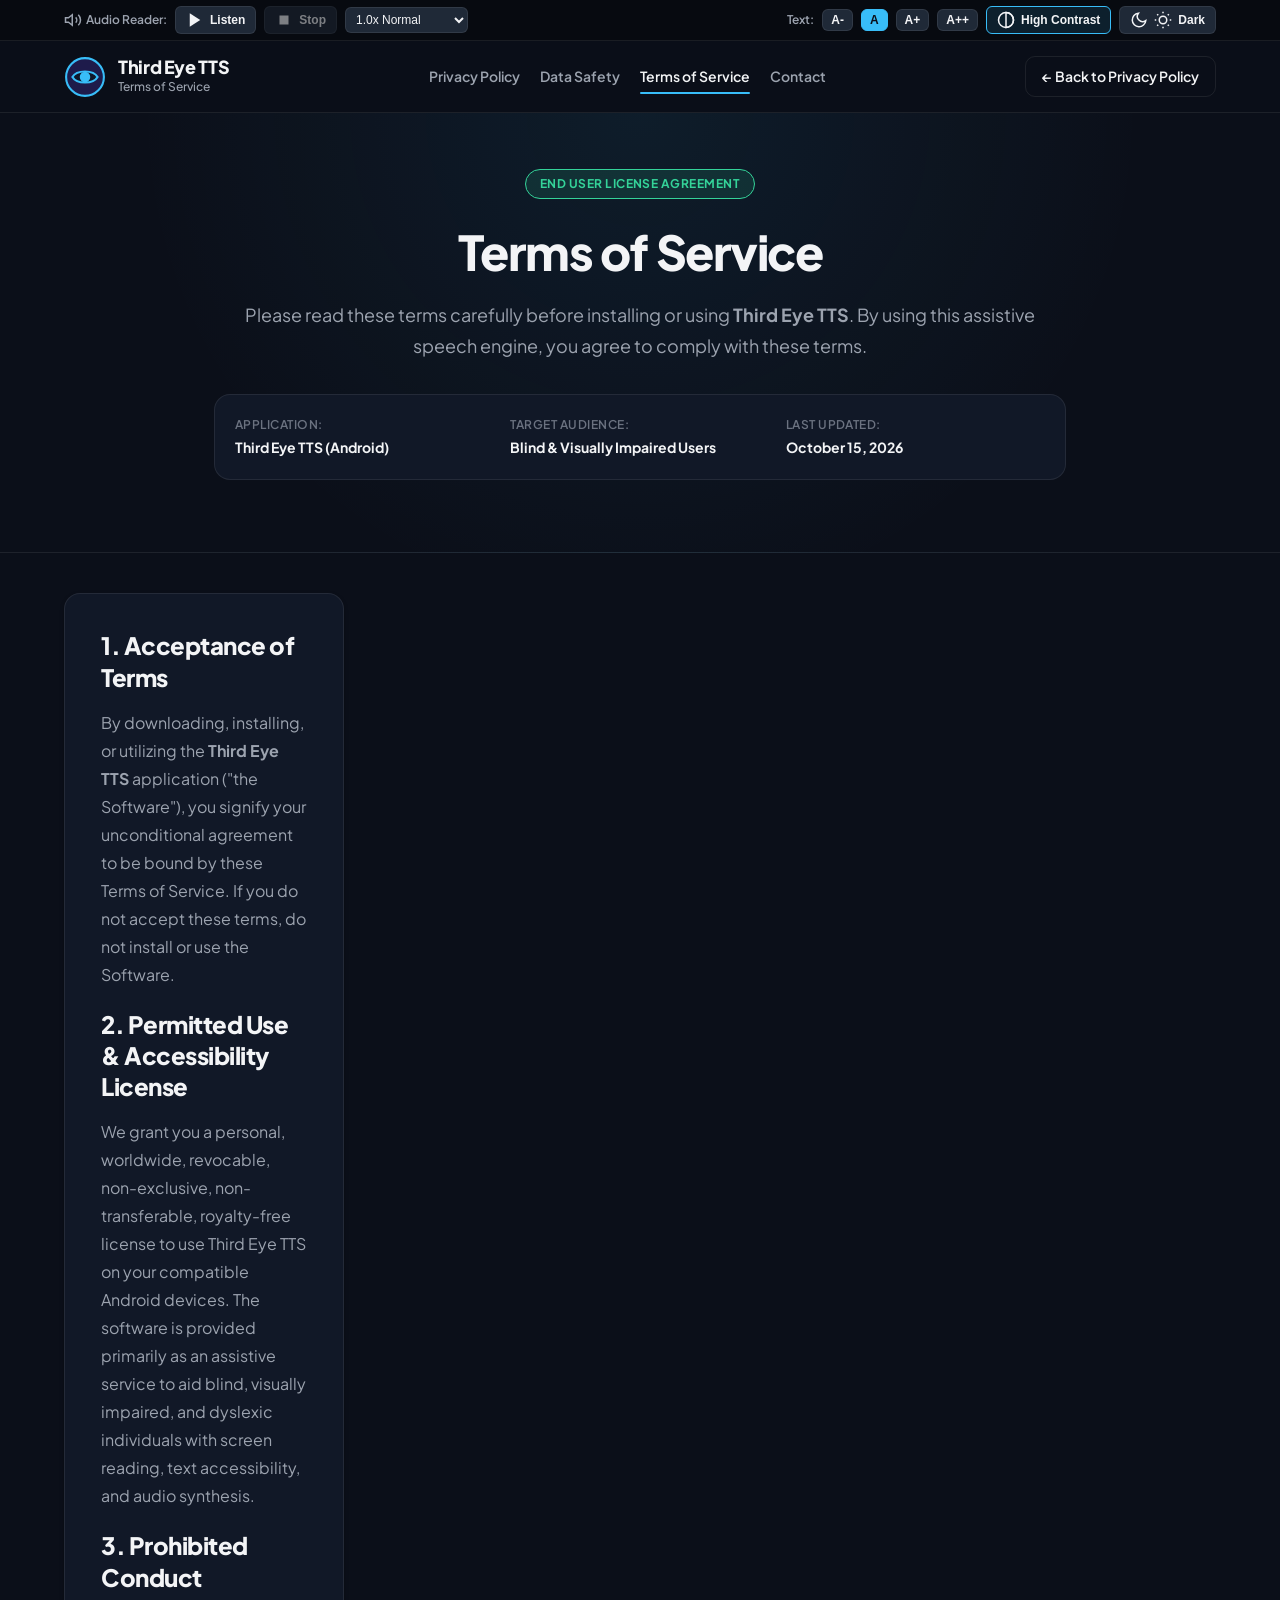
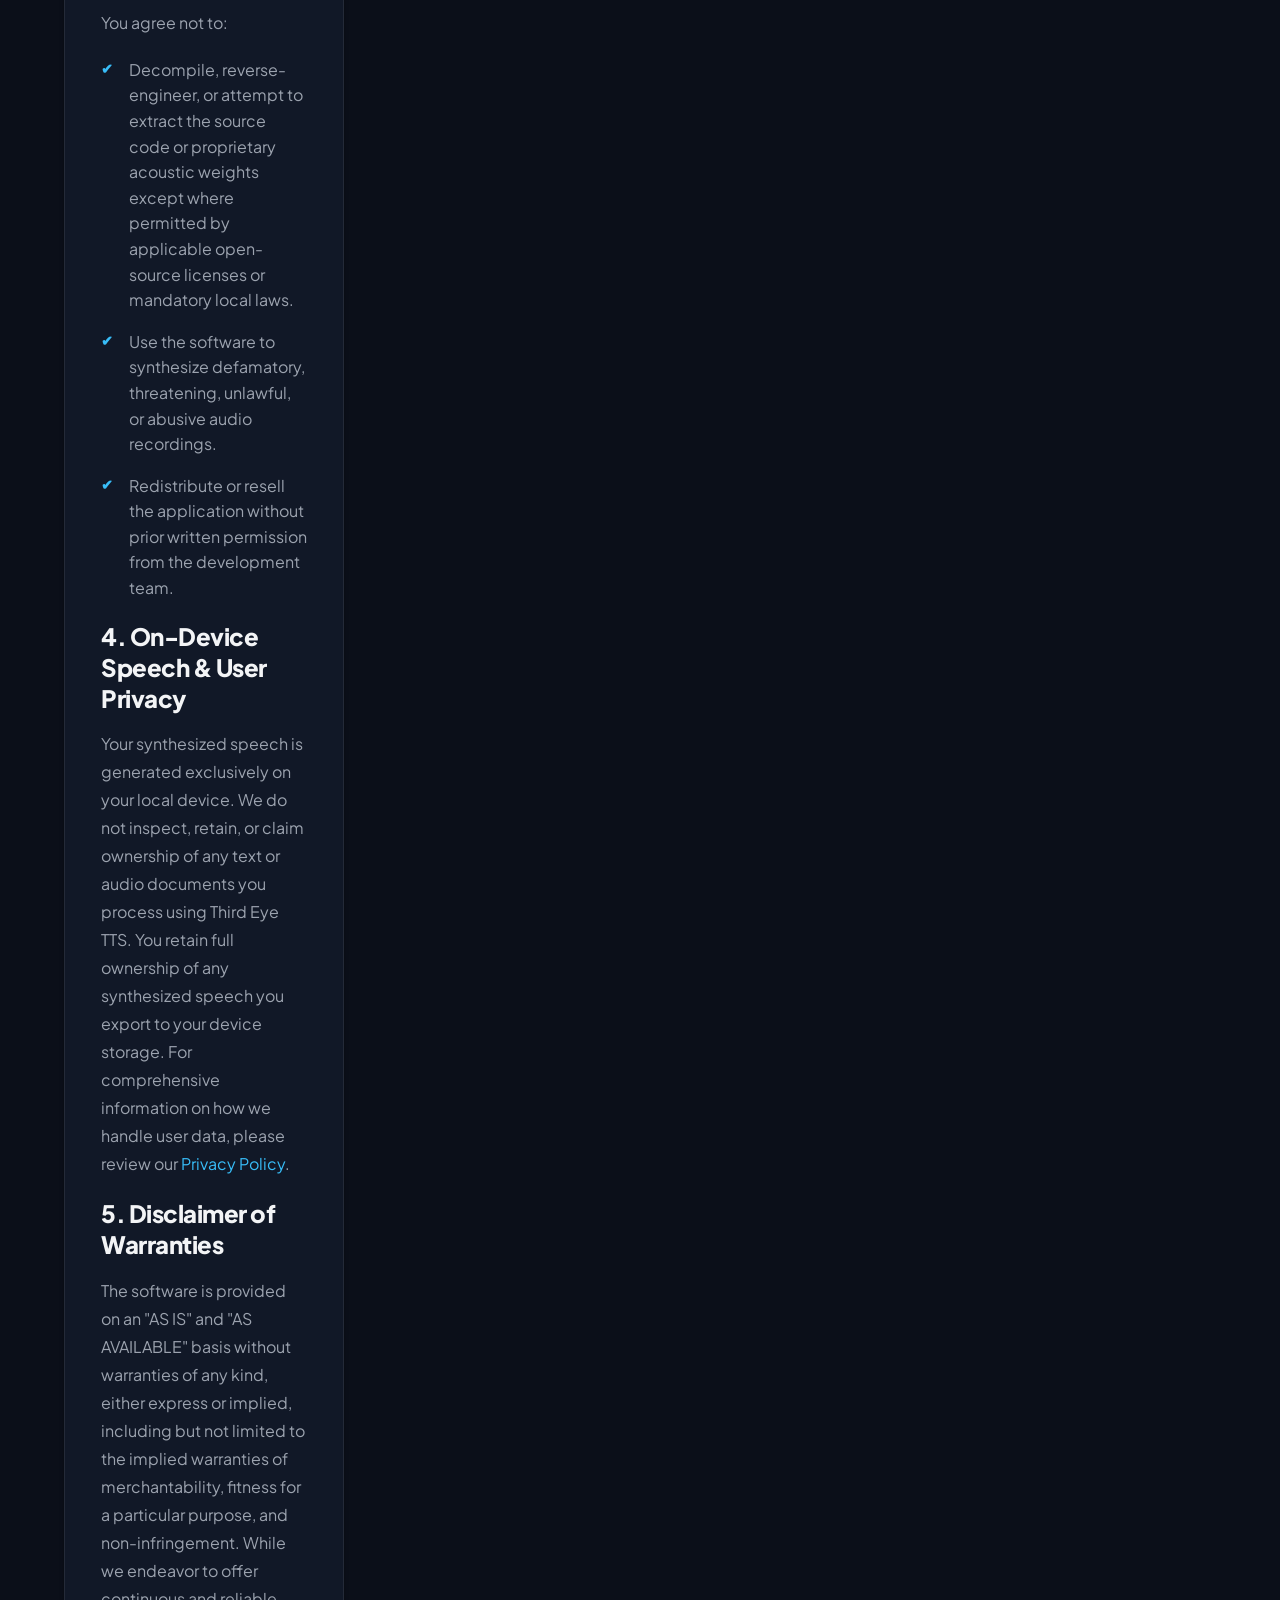
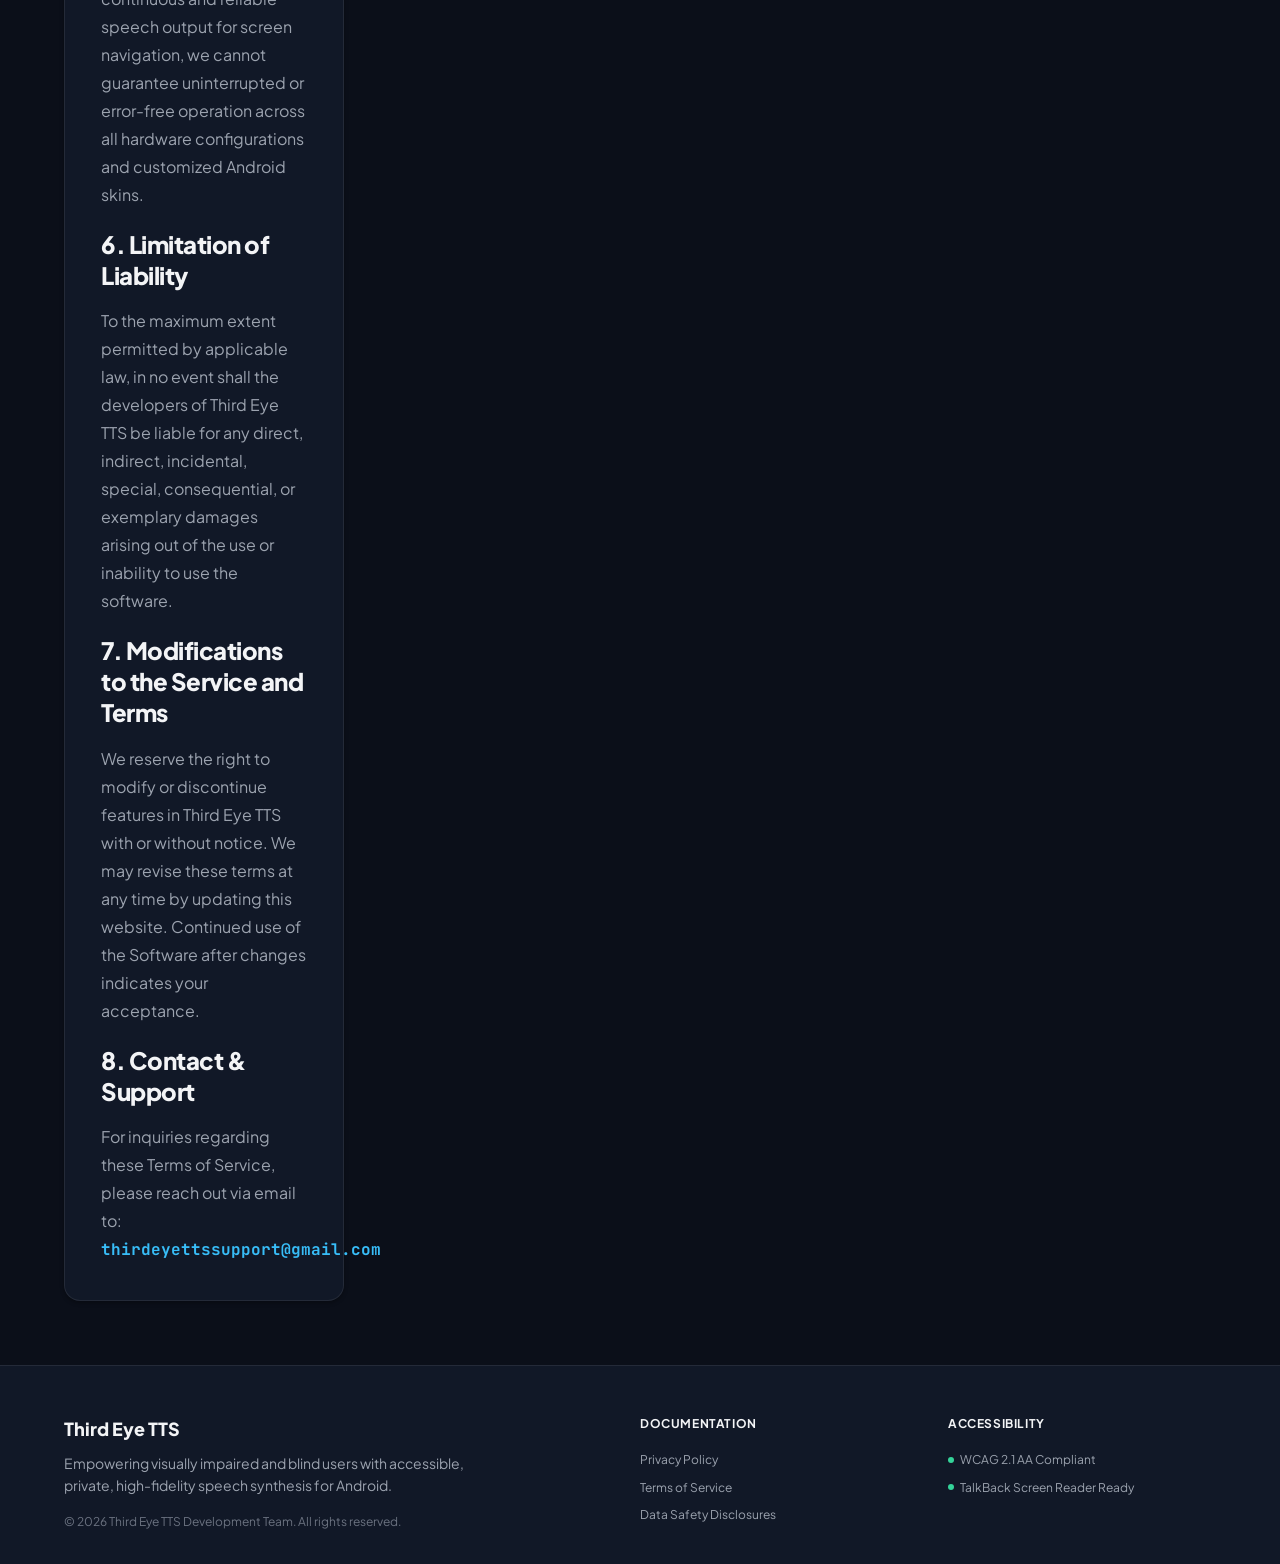
<file: terms.html>
<!DOCTYPE html>
<html lang="en" data-theme="dark" data-contrast="normal" data-text-size="md">
<head>
  <meta charset="UTF-8">
  <meta name="viewport" content="width=device-width, initial-scale=1.0">
  <meta http-equiv="X-UA-Compatible" content="ie=edge">
  
  <title>Terms of Service | Third Eye TTS - Text to Speech Engine</title>
  <meta name="description" content="Terms of Service and End User License Agreement (EULA) for Third Eye TTS Android application.">
  <meta name="robots" content="index, follow">
  <meta name="theme-color" content="#0d1117">

  <link rel="preconnect" href="https://fonts.googleapis.com">
  <link rel="preconnect" href="https://fonts.gstatic.com" crossorigin>
  <link href="https://fonts.googleapis.com/css2?family=Plus+Jakarta+Sans:wght@300;400;500;600;700;800&family=JetBrains+Mono:wght@400;500&display=swap" rel="stylesheet">

  <link rel="icon" type="image/svg+xml" href="favicon.svg">
  <link rel="stylesheet" href="styles.css">
</head>
<body>
  <!-- Accessibility Skip Link -->
  <a href="#main-content" class="skip-link">Skip to main content</a>

  <!-- Accessibility Bar -->
  <div class="accessibility-bar" role="region" aria-label="Accessibility and Readability Controls">
    <div class="container a11y-inner">
      <div class="a11y-group speech-group">
        <span class="a11y-label">
          <svg class="icon" viewBox="0 0 24 24" fill="none" stroke="currentColor" stroke-width="2"><path d="M11 5L6 9H2v6h4l5 4V5z"/><path d="M15.54 8.46a5 5 0 0 1 0 7.07"/><path d="M19.07 4.93a10 10 0 0 1 0 14.14"/></svg>
          <span class="label-text">Audio Reader:</span>
        </span>
        <button id="tts-play-btn" class="a11y-btn" aria-label="Listen to Terms of Service audio">
          <svg class="icon" viewBox="0 0 24 24" fill="currentColor"><polygon points="5 3 19 12 5 21 5 3"/></svg>
          <span>Listen</span>
        </button>
        <button id="tts-stop-btn" class="a11y-btn" aria-label="Stop audio reader" disabled>
          <svg class="icon" viewBox="0 0 24 24" fill="currentColor"><rect x="6" y="6" width="12" height="12"/></svg>
          <span>Stop</span>
        </button>
        <label for="tts-speed" class="sr-only">Playback Speed</label>
        <select id="tts-speed" class="a11y-select" aria-label="Audio reader speech rate">
          <option value="0.8">0.8x</option>
          <option value="1.0" selected>1.0x Normal</option>
          <option value="1.2">1.2x Fast</option>
          <option value="1.5">1.5x Voice Over</option>
          <option value="2.0">2.0x High Speed</option>
        </select>
      </div>

      <div class="a11y-group display-controls">
        <span class="a11y-label">Text:</span>
        <button class="size-btn" data-size="sm" aria-label="Small text size">A-</button>
        <button class="size-btn active" data-size="md" aria-label="Normal text size">A</button>
        <button class="size-btn" data-size="lg" aria-label="Large text size">A+</button>
        <button class="size-btn" data-size="xl" aria-label="Extra large text size">A++</button>

        <button id="high-contrast-toggle" class="a11y-btn highlight" aria-pressed="false" aria-label="Toggle High Contrast Mode">
          <svg class="icon" viewBox="0 0 24 24" fill="none" stroke="currentColor" stroke-width="2"><circle cx="12" cy="12" r="10"/><path d="M12 2a10 10 0 0 1 10 10 10 10 0 0 1-10 10V2z"/></svg>
          <span id="contrast-text">High Contrast</span>
        </button>

        <button id="theme-toggle" class="a11y-btn" aria-label="Toggle light or dark theme">
          <svg id="theme-icon-dark" class="icon" viewBox="0 0 24 24" fill="none" stroke="currentColor" stroke-width="2"><path d="M21 12.79A9 9 0 1 1 11.21 3 7 7 0 0 0 21 12.79z"/></svg>
          <svg id="theme-icon-light" class="icon hidden" viewBox="0 0 24 24" fill="none" stroke="currentColor" stroke-width="2"><circle cx="12" cy="12" r="5"/><line x1="12" y1="1" x2="12" y2="3"/><line x1="12" y1="21" x2="12" y2="23"/><line x1="4.22" y1="4.22" x2="5.64" y2="5.64"/><line x1="18.36" y1="18.36" x2="19.78" y2="19.78"/><line x1="1" y1="12" x2="3" y2="12"/><line x1="21" y1="12" x2="23" y2="12"/><line x1="4.22" y1="19.78" x2="5.64" y2="18.36"/><line x1="18.36" y1="5.64" x2="19.78" y2="4.22"/></svg>
          <span id="theme-text">Dark</span>
        </button>
      </div>
    </div>
  </div>

  <!-- Header -->
  <header class="site-header" role="banner">
    <div class="container header-inner">
      <div class="brand">
        <div class="brand-logo" aria-hidden="true">
          <svg viewBox="0 0 40 40" fill="none">
            <circle cx="20" cy="20" r="18" fill="#1e1b4b" stroke="#38bdf8" stroke-width="2"/>
            <path d="M8 20C12 13 28 13 32 20C28 27 12 27 8 20Z" fill="#0f172a" stroke="#38bdf8" stroke-width="2"/>
            <circle cx="20" cy="20" r="5" fill="#38bdf8"/>
          </svg>
        </div>
        <div class="brand-text">
          <span class="brand-name">Third Eye TTS</span>
          <span class="brand-sub">Terms of Service</span>
        </div>
      </div>

      <nav class="nav-links" aria-label="Main Navigation">
        <a href="index.html" class="nav-link">Privacy Policy</a>
        <a href="index.html#data-safety" class="nav-link">Data Safety</a>
        <a href="terms.html" class="nav-link active">Terms of Service</a>
        <a href="index.html#contact" class="nav-link">Contact</a>
      </nav>

      <div class="header-actions">
        <a href="index.html" class="btn btn-outline">
          &larr; Back to Privacy Policy
        </a>
      </div>
    </div>
  </header>

  <!-- Hero Section -->
  <section class="hero-section">
    <div class="container hero-inner">
      <div class="compliance-badge">
        <span>End User License Agreement</span>
      </div>
      <h1 class="hero-title">Terms of Service</h1>
      <p class="hero-subtitle">
        Please read these terms carefully before installing or using <strong>Third Eye TTS</strong>. By using this assistive speech engine, you agree to comply with these terms.
      </p>
      <div class="meta-card-grid">
        <div class="meta-item">
          <span class="meta-label">Application:</span>
          <strong class="meta-val">Third Eye TTS (Android)</strong>
        </div>
        <div class="meta-item">
          <span class="meta-label">Target Audience:</span>
          <strong class="meta-val">Blind &amp; Visually Impaired Users</strong>
        </div>
        <div class="meta-item">
          <span class="meta-label">Last Updated:</span>
          <strong class="meta-val">October 15, 2026</strong>
        </div>
      </div>
    </div>
  </section>

  <!-- Content Container -->
  <div class="container main-layout">
    <main id="main-content" class="content-body terms-body" role="main">
      <section class="policy-section">
        <h2>1. Acceptance of Terms</h2>
        <p>
          By downloading, installing, or utilizing the <strong>Third Eye TTS</strong> application ("the Software"), you signify your unconditional agreement to be bound by these Terms of Service. If you do not accept these terms, do not install or use the Software.
        </p>

        <h2>2. Permitted Use &amp; Accessibility License</h2>
        <p>
          We grant you a personal, worldwide, revocable, non-exclusive, non-transferable, royalty-free license to use Third Eye TTS on your compatible Android devices. The software is provided primarily as an assistive service to aid blind, visually impaired, and dyslexic individuals with screen reading, text accessibility, and audio synthesis.
        </p>

        <h2>3. Prohibited Conduct</h2>
        <p>You agree not to:</p>
        <ul class="styled-list">
          <li>Decompile, reverse-engineer, or attempt to extract the source code or proprietary acoustic weights except where permitted by applicable open-source licenses or mandatory local laws.</li>
          <li>Use the software to synthesize defamatory, threatening, unlawful, or abusive audio recordings.</li>
          <li>Redistribute or resell the application without prior written permission from the development team.</li>
        </ul>

        <h2>4. On-Device Speech &amp; User Privacy</h2>
        <p>
          Your synthesized speech is generated exclusively on your local device. We do not inspect, retain, or claim ownership of any text or audio documents you process using Third Eye TTS. You retain full ownership of any synthesized speech you export to your device storage. For comprehensive information on how we handle user data, please review our <a href="index.html">Privacy Policy</a>.
        </p>

        <h2>5. Disclaimer of Warranties</h2>
        <p>
          The software is provided on an "AS IS" and "AS AVAILABLE" basis without warranties of any kind, either express or implied, including but not limited to the implied warranties of merchantability, fitness for a particular purpose, and non-infringement. While we endeavor to offer continuous and reliable speech output for screen navigation, we cannot guarantee uninterrupted or error-free operation across all hardware configurations and customized Android skins.
        </p>

        <h2>6. Limitation of Liability</h2>
        <p>
          To the maximum extent permitted by applicable law, in no event shall the developers of Third Eye TTS be liable for any direct, indirect, incidental, special, consequential, or exemplary damages arising out of the use or inability to use the software.
        </p>

        <h2>7. Modifications to the Service and Terms</h2>
        <p>
          We reserve the right to modify or discontinue features in Third Eye TTS with or without notice. We may revise these terms at any time by updating this website. Continued use of the Software after changes indicates your acceptance.
        </p>

        <h2>8. Contact &amp; Support</h2>
        <p>
          For inquiries regarding these Terms of Service, please reach out via email to:
          <br>
          <a href="mailto:thirdeyettssupport@gmail.com" class="contact-link">thirdeyettssupport@gmail.com</a>
        </p>
      </section>
    </main>
  </div>

  <!-- Footer -->
  <footer class="site-footer" role="contentinfo">
    <div class="container footer-inner">
      <div class="footer-brand">
        <div class="footer-brand-title">Third Eye TTS</div>
        <p class="footer-tagline">
          Empowering visually impaired and blind users with accessible, private, high-fidelity speech synthesis for Android.
        </p>
        <p class="footer-copy">&copy; 2026 Third Eye TTS Development Team. All rights reserved.</p>
      </div>

      <div class="footer-col">
        <div class="col-title">Documentation</div>
        <ul class="footer-links">
          <li><a href="index.html">Privacy Policy</a></li>
          <li><a href="terms.html">Terms of Service</a></li>
          <li><a href="index.html#data-safety">Data Safety Disclosures</a></li>
        </ul>
      </div>

      <div class="footer-col">
        <div class="col-title">Accessibility</div>
        <ul class="footer-links">
          <li><span class="status-indicator"></span> WCAG 2.1 AA Compliant</li>
          <li><span class="status-indicator"></span> TalkBack Screen Reader Ready</li>
        </ul>
      </div>
    </div>
  </footer>

  <script src="script.js"></script>
</body>
</html>
</file>
<file: styles.css>
/* ==========================================================================
   Third Eye TTS - Privacy Policy & Accessibility Stylesheet
   Designed with WCAG 2.1 AA/AAA Compliance & Rich Modern Aesthetics
   ========================================================================== */

:root {
  /* Font Family */
  --font-sans: 'Plus Jakarta Sans', -apple-system, BlinkMacSystemFont, 'Segoe UI', Roboto, Helvetica, Arial, sans-serif;
  --font-mono: 'JetBrains Mono', Consolas, Monaco, monospace;

  /* Typography Sizing (Dynamically modified by text size switcher) */
  --base-size: 16px;
  --text-xs: 0.75rem;
  --text-sm: 0.875rem;
  --text-base: 1rem;
  --text-lg: 1.125rem;
  --text-xl: 1.25rem;
  --text-2xl: 1.5rem;
  --text-3xl: 2rem;
  --text-4xl: 2.5rem;

  /* Spacing */
  --container-max: 1200px;
  --header-height: 72px;
  --a11y-bar-height: 48px;

  /* Transitions */
  --transition-fast: 0.15s ease;
  --transition-normal: 0.25s ease;

  /* Border Radius */
  --radius-sm: 6px;
  --radius-md: 10px;
  --radius-lg: 16px;
  --radius-full: 9999px;
}

/* --------------------------------------------------------------------------
   Themes: Dark (Default)
   -------------------------------------------------------------------------- */
[data-theme="dark"] {
  --bg-body: #0b0f19;
  --bg-surface: #111827;
  --bg-surface-elevated: #1f2937;
  --bg-surface-alt: #162032;
  --bg-header: rgba(11, 15, 25, 0.88);
  --bg-a11y: #070a10;

  --text-main: #f3f4f6;
  --text-muted: #9ca3af;
  --text-faint: #6b7280;

  --border-color: rgba(255, 255, 255, 0.08);
  --border-highlight: rgba(56, 189, 248, 0.35);

  --primary: #38bdf8;
  --primary-hover: #7dd3fc;
  --primary-bg: rgba(56, 189, 248, 0.12);
  --primary-text: #0b0f19;

  --accent: #818cf8;
  --success: #34d399;
  --success-bg: rgba(52, 211, 153, 0.12);
  --warning: #fbbf24;
  --warning-bg: rgba(251, 191, 36, 0.12);
  --danger: #f87171;
  --danger-bg: rgba(248, 113, 113, 0.12);

  --shadow-sm: 0 2px 4px rgba(0, 0, 0, 0.3);
  --shadow-md: 0 4px 14px rgba(0, 0, 0, 0.4);
  --shadow-lg: 0 10px 30px rgba(0, 0, 0, 0.6);
  --focus-ring: 0 0 0 3px rgba(56, 189, 248, 0.5);
}

/* --------------------------------------------------------------------------
   Themes: Light Mode
   -------------------------------------------------------------------------- */
[data-theme="light"] {
  --bg-body: #f8fafc;
  --bg-surface: #ffffff;
  --bg-surface-elevated: #f1f5f9;
  --bg-surface-alt: #f8fafc;
  --bg-header: rgba(255, 255, 255, 0.9);
  --bg-a11y: #e2e8f0;

  --text-main: #0f172a;
  --text-muted: #475569;
  --text-faint: #94a3b8;

  --border-color: #e2e8f0;
  --border-highlight: rgba(2, 132, 199, 0.4);

  --primary: #0284c7;
  --primary-hover: #0369a1;
  --primary-bg: rgba(2, 132, 199, 0.1);
  --primary-text: #ffffff;

  --accent: #6366f1;
  --success: #059669;
  --success-bg: rgba(5, 150, 105, 0.1);
  --warning: #d97706;
  --warning-bg: rgba(217, 119, 6, 0.1);
  --danger: #dc2626;
  --danger-bg: rgba(220, 38, 38, 0.1);

  --shadow-sm: 0 1px 3px rgba(0, 0, 0, 0.08);
  --shadow-md: 0 4px 12px rgba(0, 0, 0, 0.08);
  --shadow-lg: 0 10px 25px rgba(0, 0, 0, 0.1);
  --focus-ring: 0 0 0 3px rgba(2, 132, 199, 0.5);
}

/* --------------------------------------------------------------------------
   Themes: High Contrast Mode (Specially for Low Vision / Visually Impaired)
   -------------------------------------------------------------------------- */
[data-contrast="high"] {
  --bg-body: #000000 !important;
  --bg-surface: #0a0a0a !important;
  --bg-surface-elevated: #141414 !important;
  --bg-surface-alt: #050505 !important;
  --bg-header: #000000 !important;
  --bg-a11y: #1a1a1a !important;

  --text-main: #ffffff !important;
  --text-muted: #e6e6e6 !important;
  --text-faint: #cccccc !important;

  --border-color: #ffff00 !important;
  --border-highlight: #00ffff !important;

  --primary: #ffff00 !important;
  --primary-hover: #ffff66 !important;
  --primary-bg: #222200 !important;
  --primary-text: #000000 !important;

  --accent: #00ffff !important;
  --success: #00ff66 !important;
  --success-bg: #003311 !important;
  --warning: #ffcc00 !important;
  --warning-bg: #332200 !important;
  --danger: #ff4444 !important;
  --danger-bg: #330000 !important;

  --focus-ring: 0 0 0 4px #ffff00 !important;
}

[data-contrast="high"] .highlight-card,
[data-contrast="high"] .perm-card,
[data-contrast="high"] .toc-sticky-card,
[data-contrast="high"] .contact-card,
[data-contrast="high"] .data-table,
[data-contrast="high"] .data-table th,
[data-contrast="high"] .data-table td {
  border: 2px solid #ffff00 !important;
}

[data-contrast="high"] a {
  text-decoration: underline !important;
  color: #00ffff !important;
}

/* --------------------------------------------------------------------------
   Dynamic Text Sizing
   -------------------------------------------------------------------------- */
[data-text-size="sm"] { font-size: 14px; }
[data-text-size="md"] { font-size: 16px; }
[data-text-size="lg"] { font-size: 18px; }
[data-text-size="xl"] { font-size: 21px; }

/* --------------------------------------------------------------------------
   CSS Reset & Base
   -------------------------------------------------------------------------- */
*, *::before, *::after {
  box-sizing: border-box;
  margin: 0;
  padding: 0;
}

html {
  font-family: var(--font-sans);
  font-size: var(--base-size);
  color: var(--text-main);
  background-color: var(--bg-body);
  scroll-behavior: smooth;
  line-height: 1.65;
  -webkit-font-smoothing: antialiased;
}

body {
  min-height: 100vh;
  display: flex;
  flex-direction: column;
}

a {
  color: var(--primary);
  text-decoration: none;
  transition: color var(--transition-fast);
}

a:hover {
  text-decoration: underline;
}

a:focus-visible, button:focus-visible, input:focus-visible, select:focus-visible {
  outline: none;
  box-shadow: var(--focus-ring);
  border-radius: var(--radius-sm);
}

/* Accessibility Skip Link */
.skip-link {
  position: absolute;
  top: -60px;
  left: 12px;
  background: var(--primary);
  color: var(--primary-text);
  padding: 10px 18px;
  font-weight: 700;
  z-index: 10000;
  border-radius: var(--radius-md);
  transition: top 0.2s ease;
}

.skip-link:focus {
  top: 12px;
}

.sr-only {
  position: absolute;
  width: 1px;
  height: 1px;
  padding: 0;
  margin: -1px;
  overflow: hidden;
  clip: rect(0, 0, 0, 0);
  white-space: nowrap;
  border: 0;
}

.container {
  width: 100%;
  max-width: var(--container-max);
  margin: 0 auto;
  padding: 0 1.5rem;
}

.icon {
  width: 18px;
  height: 18px;
  display: inline-block;
  vertical-align: middle;
  flex-shrink: 0;
}

/* --------------------------------------------------------------------------
   Accessibility Toolbar (Top Strip)
   -------------------------------------------------------------------------- */
.accessibility-bar {
  background-color: var(--bg-a11y);
  border-bottom: 1px solid var(--border-color);
  font-size: var(--text-xs);
  padding: 6px 0;
  position: sticky;
  top: 0;
  z-index: 999;
}

.a11y-inner {
  display: flex;
  align-items: center;
  justify-content: space-between;
  gap: 1rem;
  flex-wrap: wrap;
}

.a11y-group {
  display: flex;
  align-items: center;
  gap: 0.5rem;
}

.a11y-label {
  font-weight: 600;
  color: var(--text-muted);
  display: flex;
  align-items: center;
  gap: 4px;
}

.a11y-btn {
  background: var(--bg-surface-elevated);
  color: var(--text-main);
  border: 1px solid var(--border-color);
  border-radius: var(--radius-sm);
  padding: 4px 10px;
  font-size: var(--text-xs);
  font-weight: 600;
  cursor: pointer;
  display: inline-flex;
  align-items: center;
  gap: 6px;
  transition: all var(--transition-fast);
}

.a11y-btn:hover:not(:disabled) {
  border-color: var(--primary);
  color: var(--primary);
}

.a11y-btn:disabled {
  opacity: 0.5;
  cursor: not-allowed;
}

.a11y-btn.active,
.a11y-btn.highlight {
  border-color: var(--primary);
  background: var(--primary-bg);
}

.a11y-select {
  background: var(--bg-surface-elevated);
  color: var(--text-main);
  border: 1px solid var(--border-color);
  border-radius: var(--radius-sm);
  padding: 4px 6px;
  font-size: var(--text-xs);
  cursor: pointer;
}

.size-btn {
  background: var(--bg-surface-elevated);
  color: var(--text-main);
  border: 1px solid var(--border-color);
  border-radius: var(--radius-sm);
  padding: 3px 8px;
  font-weight: 700;
  font-size: var(--text-xs);
  cursor: pointer;
}

.size-btn.active {
  background: var(--primary);
  color: var(--primary-text);
  border-color: var(--primary);
}

/* --------------------------------------------------------------------------
   Header & Navigation
   -------------------------------------------------------------------------- */
.site-header {
  background: var(--bg-header);
  backdrop-filter: blur(12px);
  -webkit-backdrop-filter: blur(12px);
  border-bottom: 1px solid var(--border-color);
  position: sticky;
  top: 36px;
  z-index: 990;
  height: var(--header-height);
  display: flex;
  align-items: center;
}

.header-inner {
  display: flex;
  align-items: center;
  justify-content: space-between;
  gap: 1.5rem;
}

.brand {
  display: flex;
  align-items: center;
  gap: 12px;
}

.brand-logo svg {
  width: 42px;
  height: 42px;
  display: block;
}

.brand-text {
  display: flex;
  flex-direction: column;
}

.brand-name {
  font-size: var(--text-lg);
  font-weight: 800;
  letter-spacing: -0.02em;
  color: var(--text-main);
  line-height: 1.2;
}

.brand-sub {
  font-size: var(--text-xs);
  color: var(--text-muted);
  font-weight: 500;
}

.nav-links {
  display: flex;
  align-items: center;
  gap: 1.25rem;
}

.nav-link {
  color: var(--text-muted);
  font-size: var(--text-sm);
  font-weight: 600;
  position: relative;
  transition: color var(--transition-fast);
}

.nav-link:hover, .nav-link.active {
  color: var(--text-main);
  text-decoration: none;
}

.nav-link.active::after {
  content: '';
  position: absolute;
  bottom: -6px;
  left: 0;
  width: 100%;
  height: 2px;
  background: var(--primary);
  border-radius: 2px;
}

.badge-link {
  display: inline-flex;
  align-items: center;
  gap: 6px;
}

.nav-pill {
  background: var(--primary-bg);
  color: var(--primary);
  border: 1px solid var(--border-highlight);
  font-size: 0.65rem;
  font-weight: 700;
  padding: 1px 6px;
  border-radius: var(--radius-full);
  text-transform: uppercase;
  letter-spacing: 0.05em;
}

.header-actions {
  display: flex;
  align-items: center;
  gap: 0.75rem;
}

/* Buttons */
.btn {
  display: inline-flex;
  align-items: center;
  justify-content: center;
  gap: 8px;
  padding: 8px 16px;
  border-radius: var(--radius-md);
  font-size: var(--text-sm);
  font-weight: 600;
  cursor: pointer;
  border: 1px solid transparent;
  transition: all var(--transition-fast);
  text-decoration: none !important;
}

.btn-primary {
  background: var(--primary);
  color: var(--primary-text);
}

.btn-primary:hover {
  background: var(--primary-hover);
  box-shadow: 0 4px 12px rgba(56, 189, 248, 0.35);
}

.btn-secondary {
  background: var(--bg-surface-elevated);
  color: var(--text-main);
  border-color: var(--border-color);
}

.btn-secondary:hover {
  border-color: var(--primary);
  color: var(--primary);
}

.btn-outline {
  background: transparent;
  color: var(--text-main);
  border-color: var(--border-color);
}

.btn-outline:hover {
  border-color: var(--primary);
  color: var(--primary);
  background: var(--primary-bg);
}

.btn-lg {
  padding: 12px 22px;
  font-size: var(--text-base);
  border-radius: var(--radius-lg);
}

.btn-block {
  width: 100%;
}

/* --------------------------------------------------------------------------
   Hero Section
   -------------------------------------------------------------------------- */
.hero-section {
  padding: 3.5rem 0 2.5rem;
  background: radial-gradient(circle at 50% 0%, rgba(56, 189, 248, 0.08) 0%, transparent 65%);
  border-bottom: 1px solid var(--border-color);
}

.hero-inner {
  text-align: center;
  max-width: 900px;
}

.compliance-badge {
  display: inline-flex;
  align-items: center;
  gap: 8px;
  background: var(--success-bg);
  color: var(--success);
  border: 1px solid var(--success);
  border-radius: var(--radius-full);
  padding: 4px 14px;
  font-size: var(--text-xs);
  font-weight: 700;
  text-transform: uppercase;
  letter-spacing: 0.04em;
  margin-bottom: 1.5rem;
}

.pulse-dot {
  width: 8px;
  height: 8px;
  background-color: var(--success);
  border-radius: 50%;
  animation: pulse 2s infinite;
}

@keyframes pulse {
  0% { transform: scale(0.95); box-shadow: 0 0 0 0 rgba(52, 211, 153, 0.7); }
  70% { transform: scale(1.1); box-shadow: 0 0 0 8px rgba(52, 211, 153, 0); }
  100% { transform: scale(0.95); box-shadow: 0 0 0 0 rgba(52, 211, 153, 0); }
}

.hero-title {
  font-size: clamp(2rem, 4vw, 3rem);
  font-weight: 800;
  line-height: 1.2;
  letter-spacing: -0.03em;
  margin-bottom: 1.25rem;
  color: var(--text-main);
}

.hero-subtitle {
  font-size: var(--text-lg);
  color: var(--text-muted);
  line-height: 1.7;
  margin-bottom: 2rem;
}

.meta-card-grid {
  display: grid;
  grid-template-columns: repeat(auto-fit, minmax(190px, 1fr));
  gap: 1rem;
  background: var(--bg-surface);
  border: 1px solid var(--border-color);
  border-radius: var(--radius-lg);
  padding: 1.25rem;
  margin-bottom: 2rem;
  text-align: left;
}

.meta-item {
  display: flex;
  flex-direction: column;
  gap: 2px;
}

.meta-label {
  font-size: var(--text-xs);
  color: var(--text-faint);
  text-transform: uppercase;
  letter-spacing: 0.04em;
  font-weight: 600;
}

.meta-val {
  font-size: var(--text-sm);
  color: var(--text-main);
}

.text-accent {
  color: var(--primary) !important;
}

.hero-cta-group {
  display: flex;
  align-items: center;
  justify-content: center;
  gap: 1rem;
  flex-wrap: wrap;
}

/* --------------------------------------------------------------------------
   Search Box
   -------------------------------------------------------------------------- */
.search-section {
  padding: 1.25rem 0;
  background: var(--bg-surface-alt);
  border-bottom: 1px solid var(--border-color);
}

.search-box {
  display: flex;
  align-items: center;
  gap: 10px;
  background: var(--bg-surface);
  border: 1px solid var(--border-color);
  border-radius: var(--radius-md);
  padding: 8px 16px;
  position: relative;
  transition: border-color var(--transition-fast);
}

.search-box:focus-within {
  border-color: var(--primary);
  box-shadow: var(--focus-ring);
}

.search-icon {
  width: 20px;
  height: 20px;
  color: var(--text-muted);
}

.search-box input {
  width: 100%;
  background: transparent;
  border: none;
  color: var(--text-main);
  font-size: var(--text-sm);
  font-family: inherit;
  outline: none;
}

.clear-btn {
  background: transparent;
  border: none;
  color: var(--text-muted);
  font-size: 1.25rem;
  cursor: pointer;
  padding: 0 4px;
}

.clear-btn:hover {
  color: var(--text-main);
}

.search-count {
  font-size: var(--text-xs);
  color: var(--text-muted);
  margin-top: 6px;
  font-weight: 500;
}

/* --------------------------------------------------------------------------
   Layout (Sidebar TOC + Content Body)
   -------------------------------------------------------------------------- */
.main-layout {
  display: grid;
  grid-template-columns: 280px 1fr;
  gap: 2.5rem;
  padding-top: 2.5rem;
  padding-bottom: 4rem;
  align-items: start;
}

/* Sticky TOC Sidebar */
.sidebar-toc {
  position: sticky;
  top: 130px;
}

.toc-sticky-card {
  background: var(--bg-surface);
  border: 1px solid var(--border-color);
  border-radius: var(--radius-lg);
  padding: 1.5rem;
  box-shadow: var(--shadow-sm);
}

.toc-heading {
  font-size: var(--text-sm);
  text-transform: uppercase;
  letter-spacing: 0.05em;
  color: var(--text-muted);
  display: flex;
  align-items: center;
  gap: 8px;
  margin-bottom: 1rem;
  padding-bottom: 0.5rem;
  border-bottom: 1px solid var(--border-color);
}

.toc-nav {
  display: flex;
  flex-direction: column;
  gap: 4px;
  max-height: calc(100vh - 350px);
  overflow-y: auto;
  padding-right: 4px;
}

.toc-link {
  font-size: var(--text-xs);
  color: var(--text-muted);
  padding: 6px 10px;
  border-radius: var(--radius-sm);
  transition: all var(--transition-fast);
  line-height: 1.4;
  font-weight: 500;
  border-left: 2px solid transparent;
}

.toc-link:hover {
  color: var(--text-main);
  background: var(--bg-surface-elevated);
  text-decoration: none;
}

.toc-link.active {
  color: var(--primary);
  background: var(--primary-bg);
  border-left-color: var(--primary);
  font-weight: 700;
}

.toc-link.highlight-link {
  color: var(--success);
  font-weight: 600;
}

.toc-callout {
  margin-top: 1.5rem;
  padding: 1rem;
  background: var(--bg-surface-alt);
  border: 1px dashed var(--border-color);
  border-radius: var(--radius-md);
}

.callout-title {
  font-size: var(--text-xs);
  font-weight: 700;
  color: var(--text-main);
  margin-bottom: 4px;
}

.callout-desc {
  font-size: var(--text-xs);
  color: var(--text-muted);
  margin-bottom: 8px;
  line-height: 1.4;
}

.callout-email {
  font-size: var(--text-xs);
  font-family: var(--font-mono);
  word-break: break-all;
  font-weight: 600;
}

/* --------------------------------------------------------------------------
   Policy Content Sections
   -------------------------------------------------------------------------- */
.content-body {
  display: flex;
  flex-direction: column;
  gap: 3rem;
}

.policy-section {
  scroll-margin-top: 140px;
  background: var(--bg-surface);
  border: 1px solid var(--border-color);
  border-radius: var(--radius-lg);
  padding: 2.25rem;
  box-shadow: var(--shadow-sm);
}

.policy-section.highlight-box {
  border-color: var(--border-highlight);
  background: linear-gradient(180deg, var(--bg-surface) 0%, var(--bg-surface-alt) 100%);
  box-shadow: var(--shadow-md);
}

.section-tag {
  display: inline-block;
  font-size: 0.7rem;
  font-weight: 700;
  text-transform: uppercase;
  letter-spacing: 0.08em;
  color: var(--primary);
  background: var(--primary-bg);
  padding: 3px 10px;
  border-radius: var(--radius-full);
  margin-bottom: 0.75rem;
}

.section-tag.play-tag {
  color: var(--success);
  background: var(--success-bg);
}

.section-tag.contact-tag {
  color: var(--accent);
  background: rgba(129, 140, 248, 0.15);
}

.policy-section h2 {
  font-size: var(--text-2xl);
  font-weight: 800;
  letter-spacing: -0.02em;
  margin-bottom: 1rem;
  color: var(--text-main);
  line-height: 1.3;
}

.policy-section p {
  color: var(--text-muted);
  margin-bottom: 1.25rem;
  line-height: 1.75;
}

.policy-section p:last-child {
  margin-bottom: 0;
}

.lead-text {
  font-size: var(--text-base);
  color: var(--text-main) !important;
}

/* Highlight Cards */
.grid-cards-3 {
  display: grid;
  grid-template-columns: repeat(auto-fit, minmax(220px, 1fr));
  gap: 1.25rem;
  margin-top: 1.5rem;
}

.highlight-card {
  padding: 1.5rem;
  border-radius: var(--radius-md);
  border: 1px solid var(--border-color);
  background: var(--bg-surface-elevated);
}

.highlight-card .card-icon {
  width: 36px;
  height: 36px;
  border-radius: var(--radius-sm);
  display: flex;
  align-items: center;
  justify-content: center;
  margin-bottom: 1rem;
}

.highlight-card h3 {
  font-size: var(--text-base);
  font-weight: 700;
  margin-bottom: 0.5rem;
  color: var(--text-main);
}

.highlight-card p {
  font-size: var(--text-sm);
  color: var(--text-muted);
  margin-bottom: 0;
  line-height: 1.5;
}

.success-card .card-icon {
  background: var(--success-bg);
  color: var(--success);
}

.warning-card .card-icon {
  background: var(--warning-bg);
  color: var(--warning);
}

.info-card .card-icon {
  background: var(--primary-bg);
  color: var(--primary);
}

/* Styled Lists */
.styled-list {
  list-style: none;
  display: flex;
  flex-direction: column;
  gap: 1rem;
  margin: 1.25rem 0;
}

.styled-list li {
  position: relative;
  padding-left: 1.75rem;
  color: var(--text-muted);
  line-height: 1.6;
}

.styled-list li::before {
  content: "✔";
  position: absolute;
  left: 0;
  top: 0;
  color: var(--primary);
  font-weight: 800;
  font-size: 0.9rem;
}

/* Data Safety Table */
.table-responsive {
  overflow-x: auto;
  margin: 1.5rem 0;
  border-radius: var(--radius-md);
  border: 1px solid var(--border-color);
}

.data-table {
  width: 100%;
  border-collapse: collapse;
  text-align: left;
  font-size: var(--text-sm);
  background: var(--bg-surface);
}

.data-table th, .data-table td {
  padding: 12px 16px;
  border-bottom: 1px solid var(--border-color);
  vertical-align: middle;
}

.data-table th {
  background: var(--bg-surface-elevated);
  color: var(--text-main);
  font-weight: 700;
  text-transform: uppercase;
  font-size: var(--text-xs);
  letter-spacing: 0.05em;
}

.data-table tr:last-child td {
  border-bottom: none;
}

.data-table tr:hover td {
  background: var(--bg-surface-alt);
}

.badge {
  display: inline-block;
  font-size: var(--text-xs);
  font-weight: 700;
  padding: 3px 8px;
  border-radius: var(--radius-sm);
  letter-spacing: 0.03em;
}

.badge-no {
  background: var(--success-bg);
  color: var(--success);
  border: 1px solid var(--success);
}

.badge-yes {
  background: var(--warning-bg);
  color: var(--warning);
  border: 1px solid var(--warning);
}

/* Security Highlights */
.security-highlights {
  display: grid;
  grid-template-columns: repeat(auto-fit, minmax(280px, 1fr));
  gap: 1rem;
  margin-top: 1.5rem;
}

.sec-item {
  display: flex;
  align-items: flex-start;
  gap: 12px;
  background: var(--bg-surface-elevated);
  padding: 1rem;
  border-radius: var(--radius-md);
  border: 1px solid var(--border-color);
  font-size: var(--text-sm);
}

.sec-icon {
  width: 24px;
  height: 24px;
  color: var(--primary);
  flex-shrink: 0;
  margin-top: 2px;
}

/* Accordion / Cards */
.accordion-item {
  background: var(--bg-surface-elevated);
  border: 1px solid var(--border-color);
  border-radius: var(--radius-md);
  padding: 1.25rem;
  margin-bottom: 1rem;
}

.accordion-title {
  font-size: var(--text-base);
  font-weight: 700;
  color: var(--text-main);
  display: flex;
  align-items: center;
  gap: 10px;
  margin-bottom: 0.5rem;
}

.tag-badge {
  background: var(--primary-bg);
  color: var(--primary);
  font-size: var(--text-xs);
  padding: 2px 8px;
  border-radius: var(--radius-sm);
  font-weight: 600;
  text-transform: uppercase;
}

/* Bullet Grid (What We NEVER Collect) */
.bullet-grid {
  display: grid;
  grid-template-columns: repeat(auto-fit, minmax(250px, 1fr));
  gap: 1rem;
  margin: 1.5rem 0;
}

.bullet-box {
  display: flex;
  align-items: flex-start;
  gap: 12px;
  background: var(--danger-bg);
  border: 1px solid rgba(248, 113, 113, 0.25);
  border-radius: var(--radius-md);
  padding: 1rem;
  font-size: var(--text-sm);
}

.bullet-x {
  width: 22px;
  height: 22px;
  color: var(--danger);
  flex-shrink: 0;
  margin-top: 2px;
}

/* Android Permissions Cards */
.permissions-card-list {
  display: flex;
  flex-direction: column;
  gap: 1rem;
  margin: 1.5rem 0;
}

.perm-card {
  background: var(--bg-surface-elevated);
  border: 1px solid var(--border-color);
  border-radius: var(--radius-md);
  padding: 1.25rem;
}

.perm-header {
  display: flex;
  align-items: center;
  justify-content: space-between;
  gap: 10px;
  flex-wrap: wrap;
  margin-bottom: 0.5rem;
}

.perm-name {
  font-family: var(--font-mono);
  font-size: var(--text-sm);
  font-weight: 600;
  color: var(--primary);
  background: var(--bg-surface);
  padding: 4px 8px;
  border-radius: var(--radius-sm);
  border: 1px solid var(--border-color);
}

.perm-status {
  font-size: var(--text-xs);
  font-weight: 700;
  padding: 2px 8px;
  border-radius: var(--radius-full);
}

.perm-status.essential {
  background: var(--success-bg);
  color: var(--success);
}

.perm-status.optional {
  background: var(--primary-bg);
  color: var(--primary);
}

.perm-status.user-invoked {
  background: var(--warning-bg);
  color: var(--warning);
}

.perm-desc {
  font-size: var(--text-sm);
  color: var(--text-muted);
  margin-bottom: 0;
}

/* Architecture Pipeline */
.pipeline-card {
  display: flex;
  align-items: center;
  justify-content: space-between;
  gap: 0.5rem;
  background: var(--bg-surface-elevated);
  border: 1px solid var(--border-color);
  border-radius: var(--radius-md);
  padding: 1.5rem;
  margin: 1.5rem 0;
  overflow-x: auto;
}

.pipeline-step {
  display: flex;
  align-items: center;
  gap: 10px;
  min-width: 160px;
}

.step-num {
  width: 28px;
  height: 28px;
  background: var(--primary);
  color: var(--primary-text);
  border-radius: 50%;
  display: flex;
  align-items: center;
  justify-content: center;
  font-weight: 800;
  font-size: var(--text-xs);
  flex-shrink: 0;
}

.step-content {
  display: flex;
  flex-direction: column;
}

.step-content strong {
  font-size: var(--text-xs);
  color: var(--text-main);
}

.step-content span {
  font-size: 0.7rem;
  color: var(--text-muted);
}

.pipeline-arrow {
  color: var(--primary);
  font-size: 1.25rem;
  font-weight: bold;
}

.footnote {
  font-size: var(--text-xs);
  color: var(--text-faint);
  font-style: italic;
}

/* Retention & Deletion Card */
.retention-info-card {
  background: var(--bg-surface-elevated);
  border: 1px solid var(--border-color);
  border-radius: var(--radius-md);
  padding: 1.5rem;
  margin: 1.5rem 0;
}

.retention-info-card h3 {
  font-size: var(--text-lg);
  font-weight: 700;
  margin-bottom: 0.75rem;
  color: var(--text-main);
}

.step-list {
  padding-left: 1.25rem;
  margin: 1rem 0;
  display: flex;
  flex-direction: column;
  gap: 0.5rem;
  color: var(--text-muted);
}

.step-list li strong {
  color: var(--text-main);
}

.deletion-btn-wrap {
  margin-top: 1.25rem;
}

/* Legal Cards Grid */
.grid-cards-2 {
  display: grid;
  grid-template-columns: repeat(auto-fit, minmax(280px, 1fr));
  gap: 1.25rem;
  margin-top: 1.5rem;
}

.legal-card {
  background: var(--bg-surface-elevated);
  border: 1px solid var(--border-color);
  border-radius: var(--radius-md);
  padding: 1.25rem;
}

.legal-card h3 {
  font-size: var(--text-base);
  font-weight: 700;
  margin-bottom: 0.5rem;
  color: var(--text-main);
}

.legal-card p {
  font-size: var(--text-sm);
  color: var(--text-muted);
  margin-bottom: 0;
}

/* Contact Section Card */
.contact-card {
  display: grid;
  grid-template-columns: 1fr 280px;
  gap: 1.5rem;
  background: var(--bg-surface-elevated);
  border: 1px solid var(--border-highlight);
  border-radius: var(--radius-lg);
  padding: 1.75rem;
  margin-top: 1.5rem;
  align-items: center;
}

.contact-details {
  display: flex;
  flex-direction: column;
  gap: 1rem;
}

.contact-row {
  display: flex;
  align-items: flex-start;
  gap: 12px;
}

.contact-icon {
  width: 36px;
  height: 36px;
  background: var(--primary-bg);
  color: var(--primary);
  border-radius: var(--radius-sm);
  display: flex;
  align-items: center;
  justify-content: center;
  flex-shrink: 0;
}

.contact-icon svg {
  width: 20px;
  height: 20px;
}

.contact-title {
  display: block;
  font-size: var(--text-xs);
  color: var(--text-faint);
  text-transform: uppercase;
  font-weight: 600;
  letter-spacing: 0.04em;
}

.contact-link {
  font-size: var(--text-base);
  font-weight: 700;
  color: var(--primary);
  font-family: var(--font-mono);
}

.contact-text {
  font-size: var(--text-sm);
  color: var(--text-main);
  font-weight: 600;
}

.contact-action-box {
  display: flex;
  flex-direction: column;
  gap: 0.75rem;
}

/* --------------------------------------------------------------------------
   Modal Dialog (Data Deletion)
   -------------------------------------------------------------------------- */
.modal {
  position: fixed;
  inset: 0;
  z-index: 10000;
  display: flex;
  align-items: center;
  justify-content: center;
  padding: 1.5rem;
}

.modal[hidden] {
  display: none !important;
}

.modal-backdrop {
  position: absolute;
  inset: 0;
  background: rgba(0, 0, 0, 0.7);
  backdrop-filter: blur(4px);
}

.modal-dialog {
  position: relative;
  background: var(--bg-surface);
  border: 1px solid var(--border-highlight);
  border-radius: var(--radius-lg);
  width: 100%;
  max-width: 540px;
  padding: 1.75rem;
  box-shadow: var(--shadow-lg);
  z-index: 2;
  animation: modalIn 0.2s ease-out;
}

@keyframes modalIn {
  from { opacity: 0; transform: scale(0.95) translateY(10px); }
  to { opacity: 1; transform: scale(1) translateY(0); }
}

.modal-header {
  display: flex;
  align-items: center;
  justify-content: space-between;
  margin-bottom: 1rem;
}

.modal-header h3 {
  font-size: var(--text-xl);
  font-weight: 800;
  color: var(--text-main);
}

.modal-close {
  background: transparent;
  border: none;
  font-size: 1.5rem;
  color: var(--text-muted);
  cursor: pointer;
  line-height: 1;
}

.modal-close:hover {
  color: var(--text-main);
}

.modal-alert {
  background: var(--warning-bg);
  border: 1px solid var(--warning);
  color: var(--text-main);
  border-radius: var(--radius-md);
  padding: 0.75rem 1rem;
  font-size: var(--text-xs);
  margin: 1rem 0;
}

.form-label {
  display: block;
  font-size: var(--text-xs);
  font-weight: 700;
  color: var(--text-main);
  margin-bottom: 6px;
  text-transform: uppercase;
  letter-spacing: 0.04em;
}

.form-input {
  width: 100%;
  padding: 10px 14px;
  background: var(--bg-surface-elevated);
  border: 1px solid var(--border-color);
  border-radius: var(--radius-md);
  color: var(--text-main);
  font-size: var(--text-sm);
  margin-bottom: 1.25rem;
  font-family: inherit;
  outline: none;
}

.form-input:focus {
  border-color: var(--primary);
  box-shadow: var(--focus-ring);
}

.modal-actions {
  display: flex;
  align-items: center;
  justify-content: flex-end;
  gap: 0.75rem;
}

/* --------------------------------------------------------------------------
   Search Highlight Styling
   -------------------------------------------------------------------------- */
mark.search-highlight {
  background-color: #fde047;
  color: #000000;
  font-weight: bold;
  padding: 1px 3px;
  border-radius: 3px;
}

/* --------------------------------------------------------------------------
   Footer
   -------------------------------------------------------------------------- */
.site-footer {
  margin-top: auto;
  background: var(--bg-surface);
  border-top: 1px solid var(--border-color);
  padding: 3rem 0 2rem;
}

.footer-inner {
  display: grid;
  grid-template-columns: 2fr 1fr 1fr;
  gap: 2.5rem;
}

.footer-brand-title {
  font-size: var(--text-lg);
  font-weight: 800;
  color: var(--text-main);
  margin-bottom: 0.5rem;
}

.footer-tagline {
  font-size: var(--text-sm);
  color: var(--text-muted);
  max-width: 400px;
  line-height: 1.6;
  margin-bottom: 1rem;
}

.footer-copy {
  font-size: var(--text-xs);
  color: var(--text-faint);
}

.col-title {
  font-size: var(--text-xs);
  text-transform: uppercase;
  font-weight: 700;
  letter-spacing: 0.05em;
  color: var(--text-main);
  margin-bottom: 1rem;
}

.footer-links {
  list-style: none;
  display: flex;
  flex-direction: column;
  gap: 0.5rem;
}

.footer-links a {
  font-size: var(--text-xs);
  color: var(--text-muted);
  transition: color var(--transition-fast);
}

.footer-links a:hover {
  color: var(--primary);
}

.footer-links li {
  font-size: var(--text-xs);
  color: var(--text-muted);
  display: flex;
  align-items: center;
  gap: 6px;
}

.status-indicator {
  width: 6px;
  height: 6px;
  background-color: var(--success);
  border-radius: 50%;
  display: inline-block;
}

/* --------------------------------------------------------------------------
   Responsive Breakpoints
   -------------------------------------------------------------------------- */
@media (max-width: 960px) {
  .main-layout {
    grid-template-columns: 1fr;
  }

  .sidebar-toc {
    position: static;
  }

  .toc-nav {
    max-height: 220px;
  }

  .contact-card {
    grid-template-columns: 1fr;
  }

  .footer-inner {
    grid-template-columns: 1fr;
    gap: 2rem;
  }
}

@media (max-width: 768px) {
  .site-header {
    height: auto;
    padding: 10px 0;
  }

  .header-inner {
    flex-wrap: wrap;
  }

  .nav-links {
    order: 3;
    width: 100%;
    overflow-x: auto;
    padding-bottom: 6px;
    gap: 1rem;
  }

  .hero-title {
    font-size: 1.8rem;
  }

  .pipeline-card {
    flex-direction: column;
    align-items: flex-start;
  }

  .pipeline-arrow {
    transform: rotate(90deg);
    margin: 4px 0 4px 14px;
  }
}

/* --------------------------------------------------------------------------
   Print Stylesheet (For PDF Export & Google Reviewers)
   -------------------------------------------------------------------------- */
@media print {
  .accessibility-bar,
  .sidebar-toc,
  .search-section,
  .header-actions,
  .modal,
  .hero-cta-group {
    display: none !important;
  }

  body {
    background: #ffffff !important;
    color: #000000 !important;
    font-size: 11pt !important;
  }

  .site-header {
    position: static !important;
    background: transparent !important;
    border-bottom: 2px solid #000000 !important;
  }

  .policy-section {
    border: none !important;
    box-shadow: none !important;
    padding: 1rem 0 !important;
    page-break-inside: avoid;
  }

  .data-table {
    border: 1px solid #000000 !important;
  }

  .data-table th, .data-table td {
    border: 1px solid #cccccc !important;
    color: #000000 !important;
  }

  a {
    color: #000000 !important;
    text-decoration: underline !important;
  }

  a[href^="http"]:after {
    content: " (" attr(href) ")";
    font-size: 8pt;
  }
}
</file>
